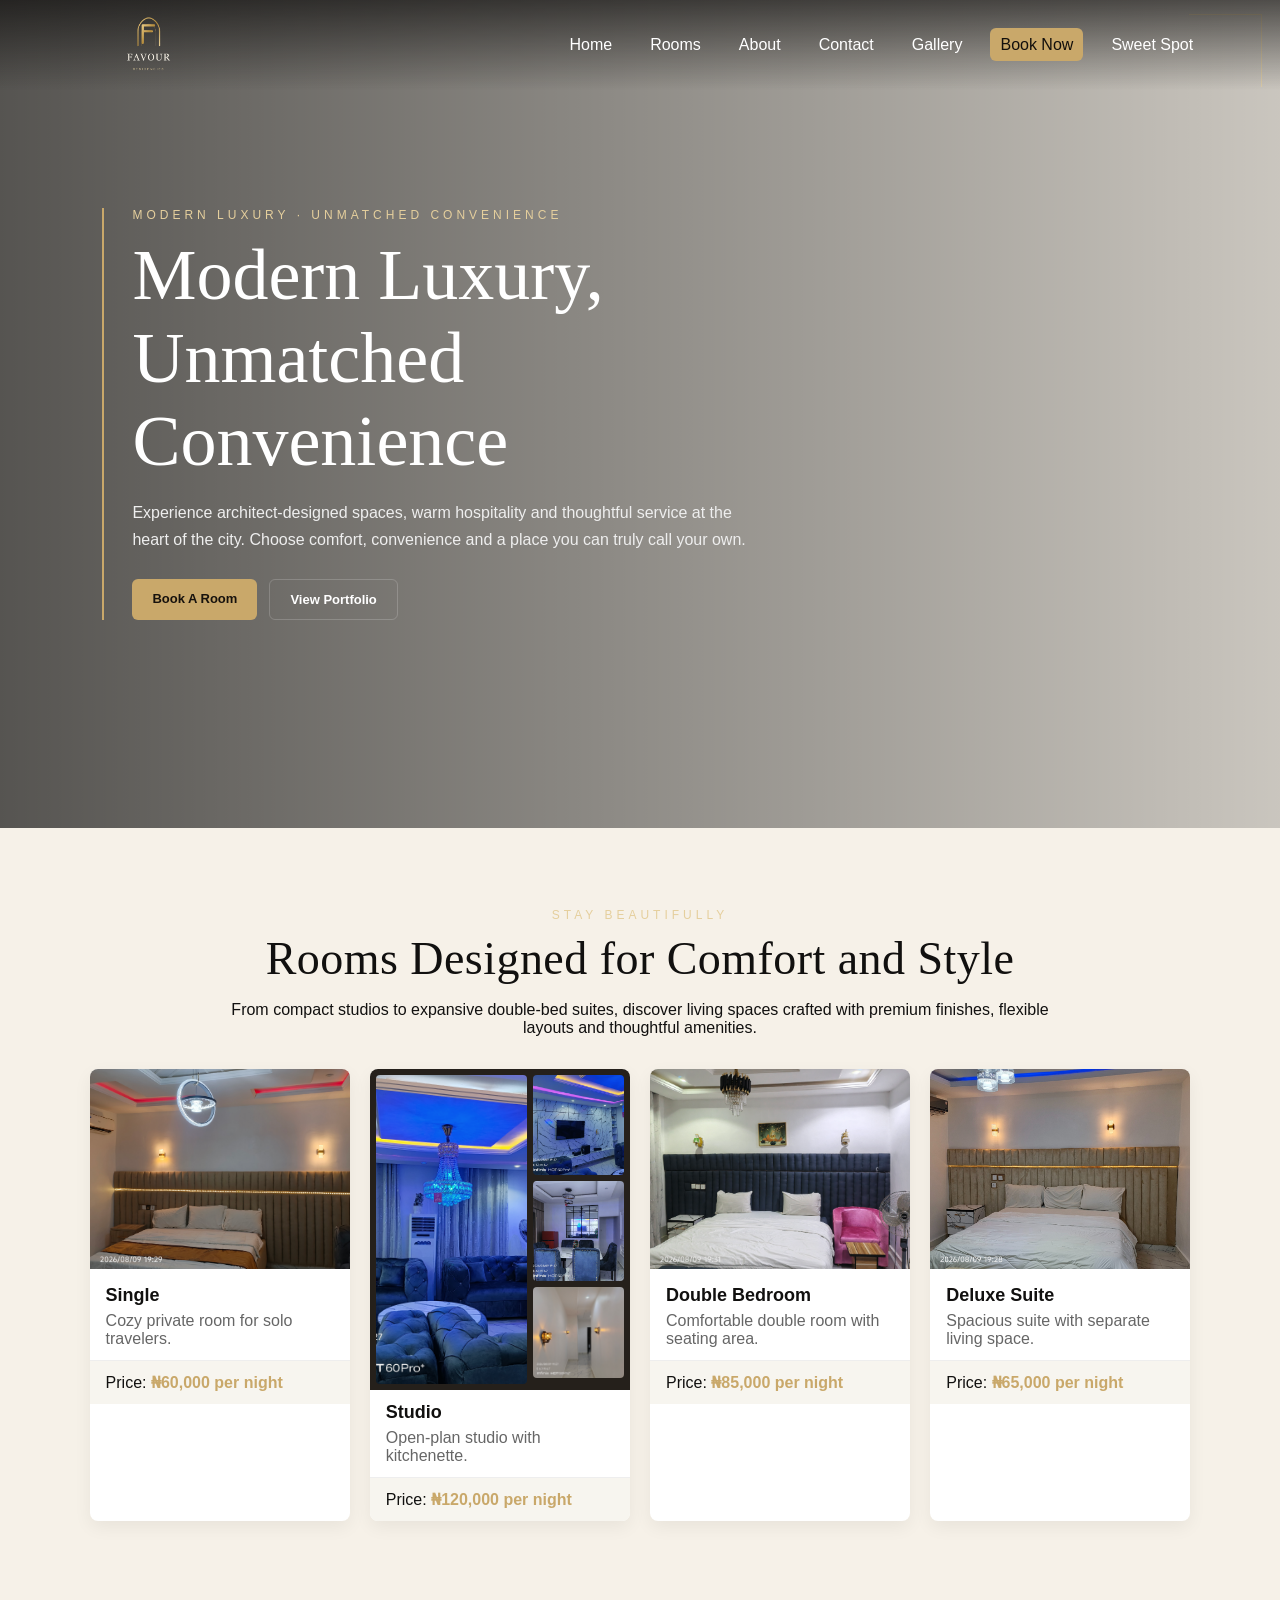
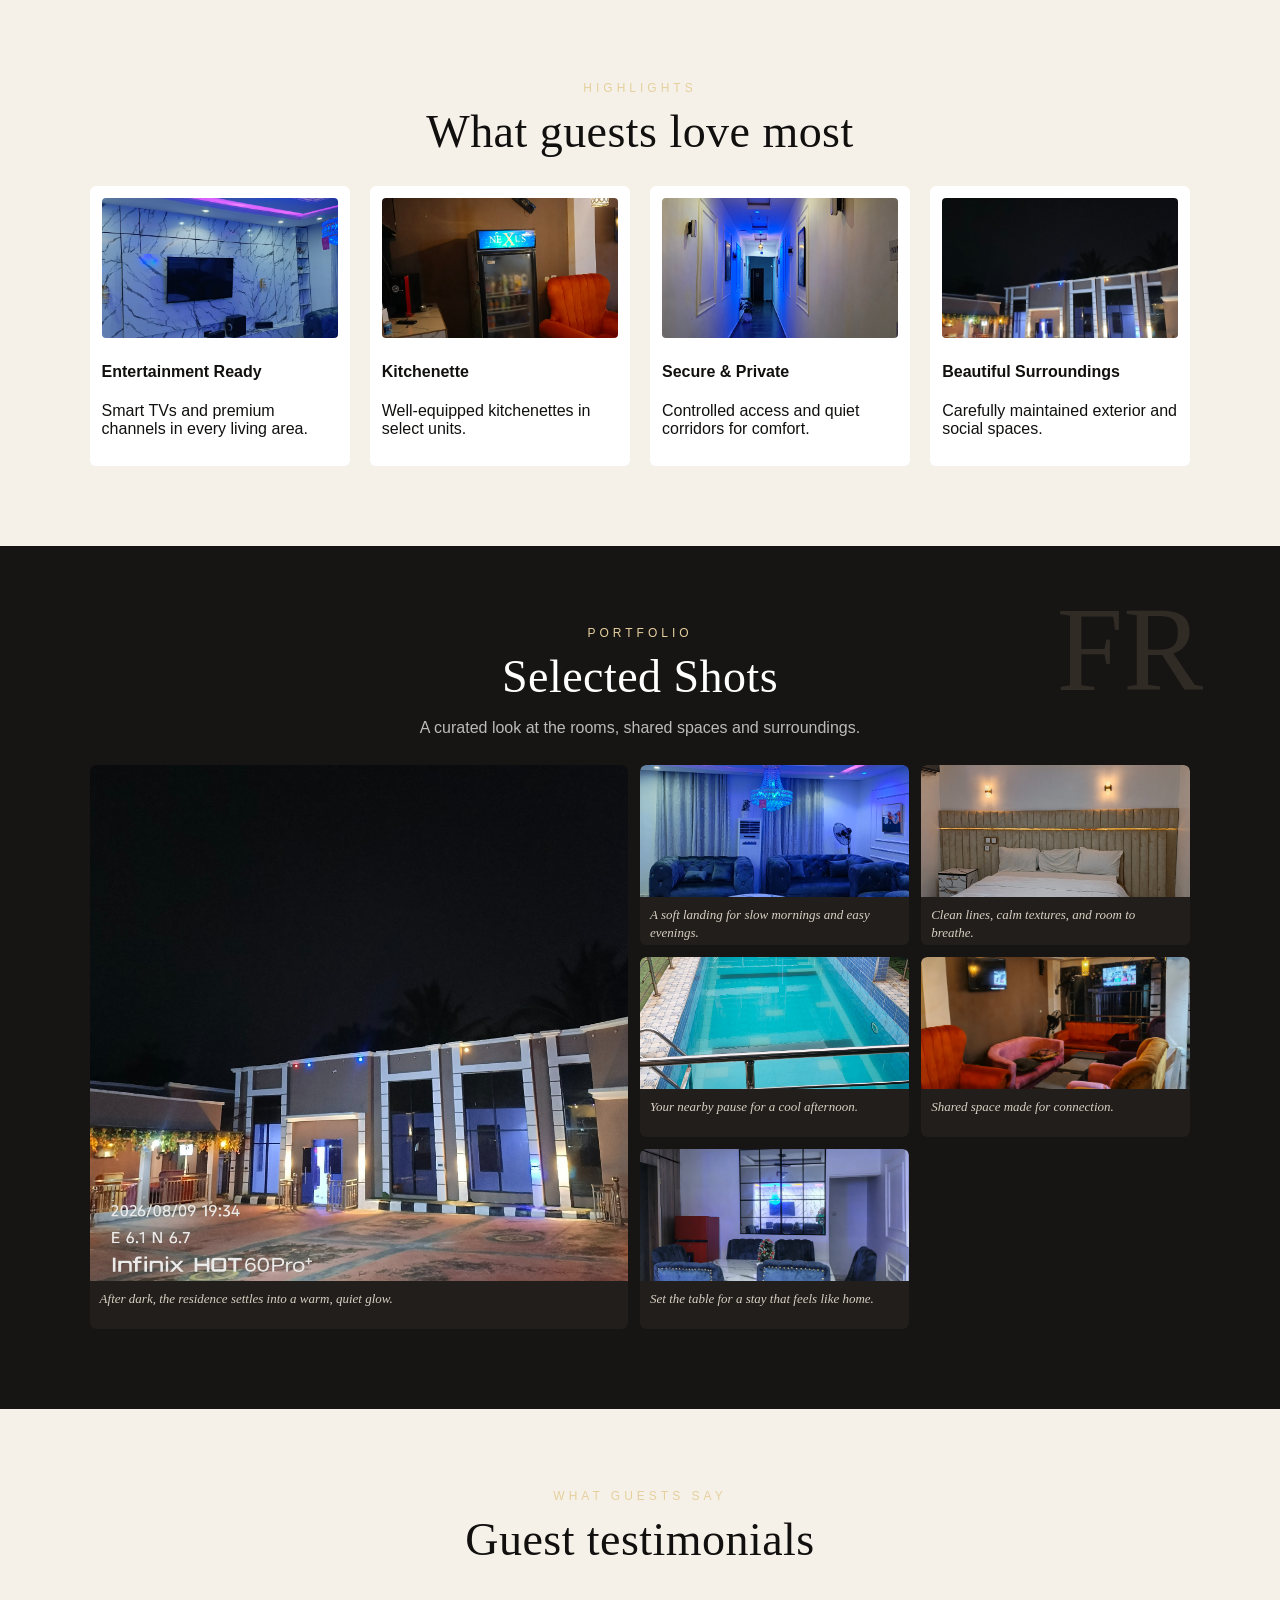
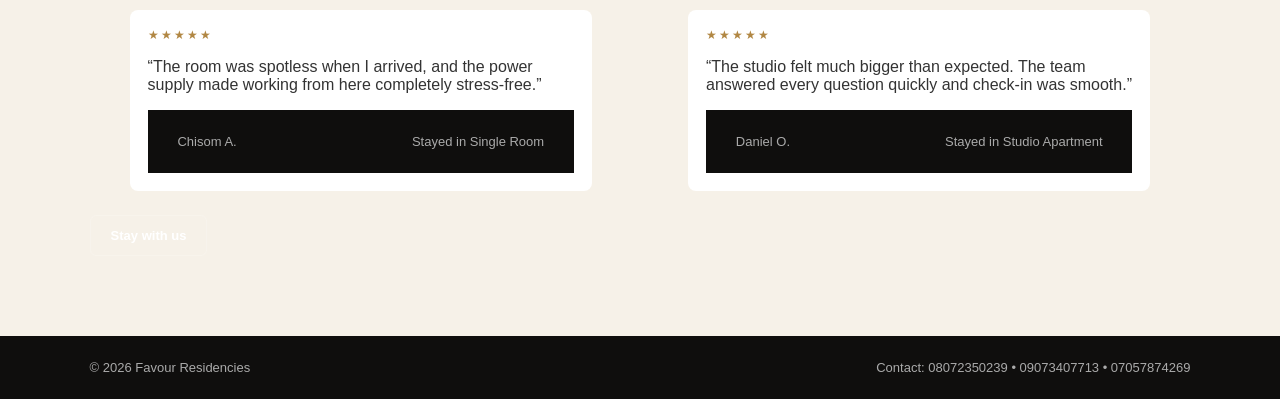
<file: index.html>
<!DOCTYPE html>
<html lang="en">
<head>
  <meta charset="UTF-8">
  <meta name="viewport" content="width=device-width, initial-scale=1.0">
  <title>Modern Luxury — Favour Residencies</title>
  <link rel="stylesheet" href="styles.css">
  <meta name="theme-color" content="#171514">
</head>
<body>
  <nav class="main-nav">
    <div class="nav-inner">
      <div class="logo">Favour Residencies</div>
      <button id="hamburger" aria-label="Open menu">☰</button>
      <ul class="nav-links">
        <li><a href="index.html">Home</a></li>
        <li><a href="rooms.html">Rooms</a></li>
        <li><a href="about.html">About</a></li>
        <li><a href="contact.html">Contact</a></li>
        <li><a href="#portfolio">Gallery</a></li>
        <li><a href="booking.html" class="cta-link">Book Now</a></li>
        <li><a href="sweetspot.html">Sweet Spot</a></li>
      </ul>
    </div>
  </nav>

  <div id="mobile-menu" class="mobile-menu" aria-hidden="true">
    <button id="close-menu" aria-label="Close menu">✕</button>
    <ul>
      <li><a href="index.html">Home</a></li>
      <li><a href="rooms.html">Rooms</a></li>
      <li><a href="about.html">About</a></li>
      <li><a href="contact.html">Contact</a></li>
      <li><a href="#portfolio">Gallery</a></li>
      <li><a href="booking.html">Book Now</a></li>
      <li><a href="sweetspot.html">Sweet Spot</a></li>
    </ul>
  </div>

  <header class="hero" id="hero">
    <div class="hero-overlay"></div>
    <div class="hero-copy">
      <div class="eyebrow">Modern Luxury · Unmatched Convenience</div>
      <h1>Modern Luxury, Unmatched Convenience</h1>
      <p>Experience architect-designed spaces, warm hospitality and thoughtful service at the heart of the city. Choose comfort, convenience and a place you can truly call your own.</p>
      <div class="hero-cta">
        <a class="btn" href="booking.html">Book A Room</a>
        <a class="btn ghost" href="#portfolio">View Portfolio</a>
      </div>
    </div>
  </header>


  <main>
    <section class="intro-section">
      <div class="intro">
        <div class="eyebrow">Stay beautifully</div>
        <h2>Rooms Designed for Comfort and Style</h2>
        <p>From compact studios to expansive double-bed suites, discover living spaces crafted with premium finishes, flexible layouts and thoughtful amenities.</p>
      </div>

      <div class="apartment-types" id="rooms">
        <div class="apt-card">
          <img src="bedroom%201.jpg" alt="Single apartment">
          <h4>Single</h4>
          <p class="desc">Cozy private room for solo travelers.</p>
          <div class="price-placeholder">Price: <span class="price-value">₦60,000 per night</span></div>
        </div>
        <div class="apt-card">
          <div class="collage" aria-label="Studio apartment preview">
            <img src="living%20room.jpg" alt="Living room">
            <img src="l.r%20tv.jpg" alt="Living room TV">
            <img src="dining.jpg" alt="Dining area">
            <img src="room%20passage.jpg" alt="Room passage">
          </div>
          <h4>Studio</h4>
          <p class="desc">Open-plan studio with kitchenette.</p>
          <div class="price-placeholder">Price: <span class="price-value">₦120,000 per night</span></div>
        </div>
        <div class="apt-card">
          <img src="bedroom%202.jpg" alt="Double bedroom">
          <h4>Double Bedroom</h4>
          <p class="desc">Comfortable double room with seating area.</p>
          <div class="price-placeholder">Price: <span class="price-value">₦85,000 per night</span></div>
        </div>
        <div class="apt-card">
          <img src="room-modern.jpg" alt="Deluxe suite">
          <h4>Deluxe Suite</h4>
          <p class="desc">Spacious suite with separate living space.</p>
          <div class="price-placeholder">Price: <span class="price-value">₦65,000 per night</span></div>
        </div>
      </div>
    </section>

    <section class="highlights">
      <div class="intro"><div class="eyebrow">Highlights</div><h2>What guests love most</h2></div>
      <div class="highlights-grid">
        <div class="highlight"><img src="l.r%20tv.jpg" alt="TV"><h4>Entertainment Ready</h4><p>Smart TVs and premium channels in every living area.</p></div>
        <div class="highlight"><img src="Fridge.jpg" alt="Kitchen fridge"><h4>Kitchenette</h4><p>Well-equipped kitchenettes in select units.</p></div>
        <div class="highlight"><img src="main%20passage.jpg" alt="Passage"><h4>Secure & Private</h4><p>Controlled access and quiet corridors for comfort.</p></div>
        <div class="highlight"><img src="exterior-night.jpg" alt="Exterior view"><h4>Beautiful Surroundings</h4><p>Carefully maintained exterior and social spaces.</p></div>
      </div>
    </section>

    <section class="portfolio-home" id="portfolio">
      <div class="intro"><div class="eyebrow">Portfolio</div><h2>Selected Shots</h2><p>A curated look at the rooms, shared spaces and surroundings.</p></div>
      <div class="portfolio-grid">
        <figure><img src="exterior-night.jpg" alt="Favour Residencies exterior at night"><figcaption>After dark, the residence settles into a warm, quiet glow.</figcaption></figure>
        <figure><img src="living%20room.jpg" alt="Bright living room"><figcaption>A soft landing for slow mornings and easy evenings.</figcaption></figure>
        <figure><img src="room-modern.jpg" alt="Modern apartment room"><figcaption>Clean lines, calm textures, and room to breathe.</figcaption></figure>
        <figure><img src="pool.jpg" alt="Swimming pool area"><figcaption>Your nearby pause for a cool afternoon.</figcaption></figure>
        <figure><img src="common%20room.jpg" alt="Common room"><figcaption>Shared space made for connection.</figcaption></figure>
        <figure><img src="dining.jpg" alt="Dining area"><figcaption>Set the table for a stay that feels like home.</figcaption></figure>
      </div>
    </section>

    <section class="testimonials-home" id="testimonials">
      <div class="intro"><div class="eyebrow">What guests say</div><h2>Guest testimonials</h2></div>
      <div class="testimonials-grid">
        <blockquote><div class="review-stars">★★★★★</div><p>“The room was spotless when I arrived, and the power supply made working from here completely stress-free.”</p><footer>Chisom A. <span>Stayed in Single Room</span></footer></blockquote>
        <blockquote><div class="review-stars">★★★★★</div><p>“The studio felt much bigger than expected. The team answered every question quickly and check-in was smooth.”</p><footer>Daniel O. <span>Stayed in Studio Apartment</span></footer></blockquote>
      </div>
      <div class="more"><a class="btn ghost" href="booking.html">Stay with us</a></div>
    </section>
  </main>

  <footer>
    <div class="footer-left">© 2026 Favour Residencies</div>
    <div class="footer-right">Contact: 08072350239 • 09073407713 • 07057874269</div>
  </footer>

  <script src="scripts.js"></script>
</body>
</html>
</file>
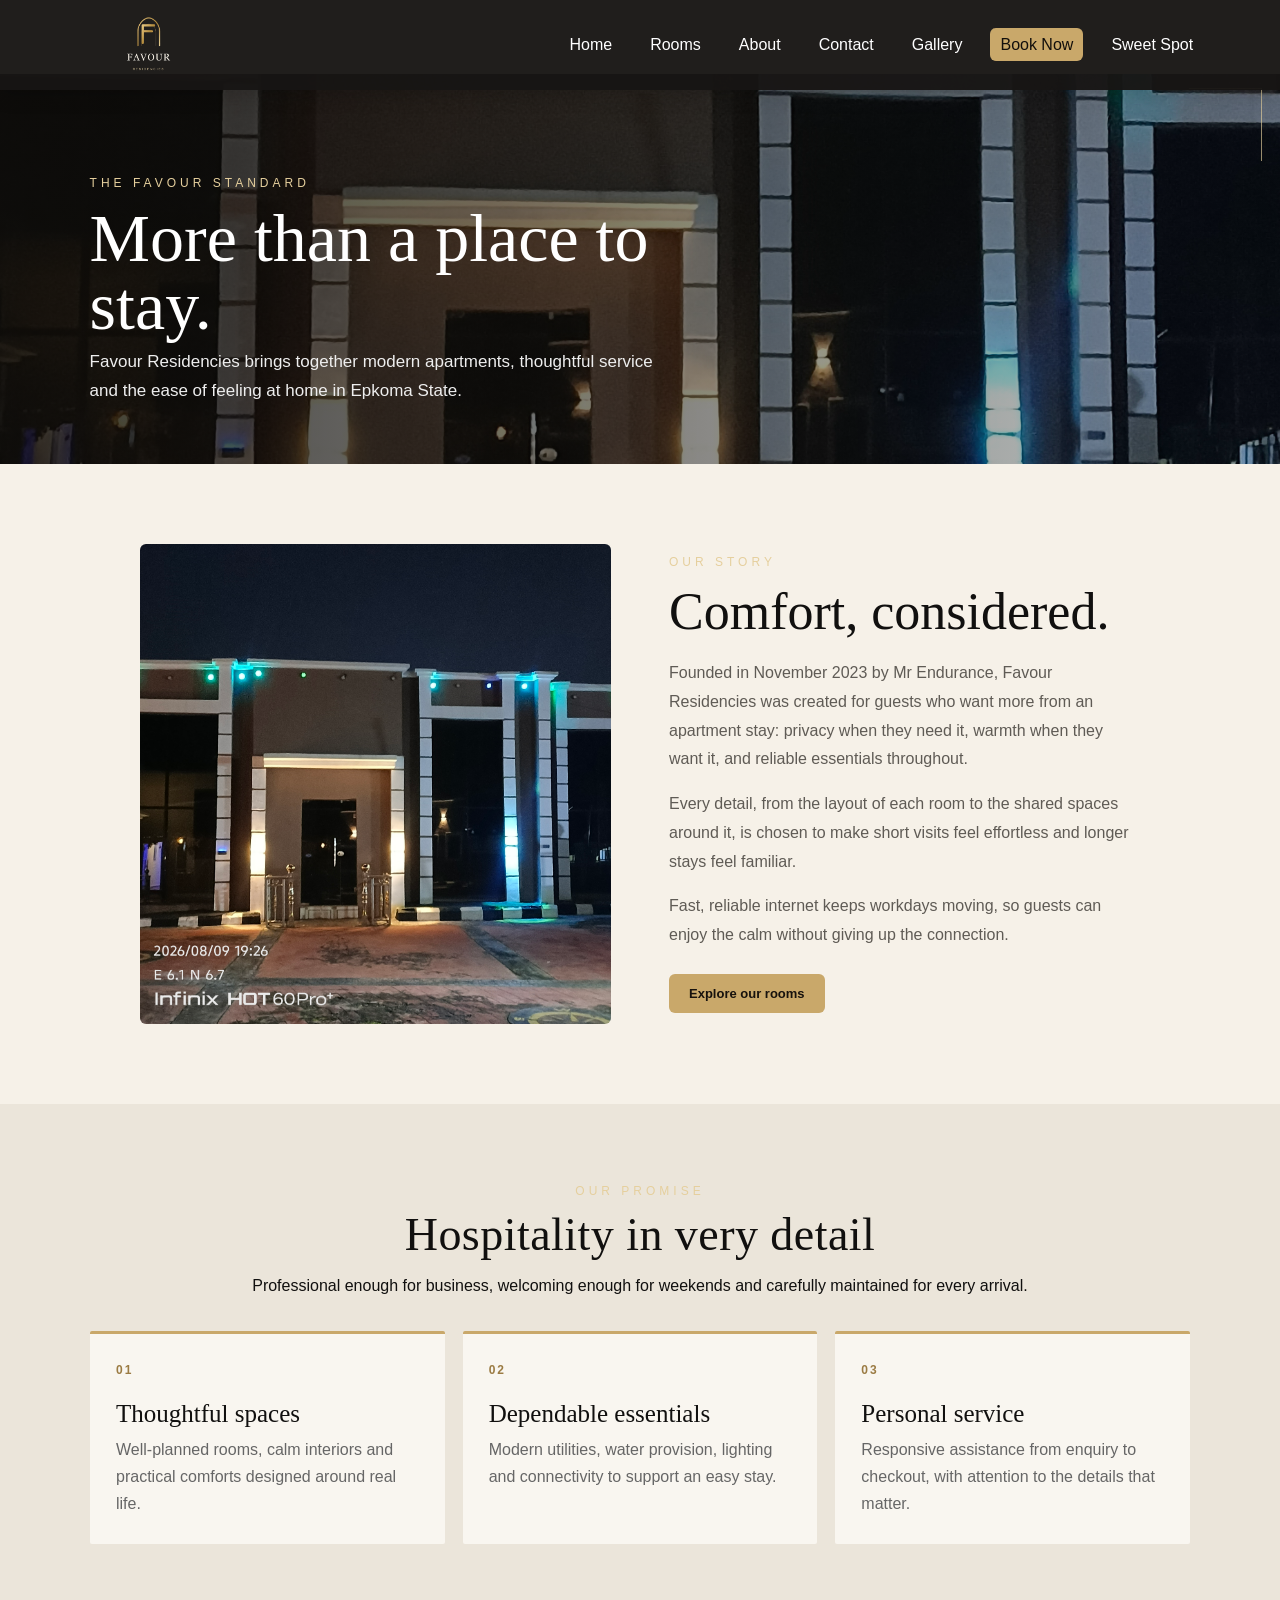
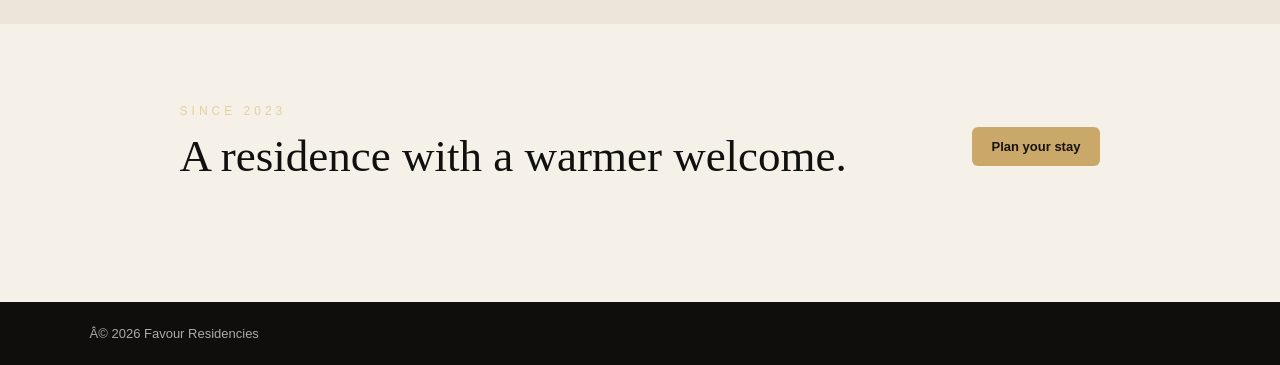
<file: about.html>
﻿<!doctype html>
<html lang="en">
<head>
  <meta charset="utf-8">
  <meta name="viewport" content="width=device-width,initial-scale=1">
  <title>About â€” Favour Residencies</title>
  <link rel="stylesheet" href="styles.css">
 </head>
 <body class="interior-page">
  <nav class="main-nav"><div class="nav-inner"><div class="logo">Favour Residencies</div><button id="hamburger" aria-label="Open menu">☰</button><ul class="nav-links"><li><a href="index.html">Home</a></li><li><a href="rooms.html">Rooms</a></li><li><a href="about.html">About</a></li><li><a href="contact.html">Contact</a></li><li><a href="index.html#portfolio">Gallery</a></li><li><a href="booking.html" class="cta-link">Book Now</a></li><li><a href="sweetspot.html">Sweet Spot</a></li></ul></div></nav>
  <div id="mobile-menu" class="mobile-menu" aria-hidden="true"><button id="close-menu" aria-label="Close menu">X</button><ul><li><a href="index.html">Home</a></li><li><a href="rooms.html">Rooms</a></li><li><a href="about.html">About</a></li><li><a href="contact.html">Contact</a></li><li><a href="index.html#portfolio">Gallery</a></li><li><a href="booking.html">Book Now</a></li><li><a href="sweetspot.html">Sweet Spot</a></li></ul></div>
  <main class="info-page">
    <section class="page-hero about-hero">
      <div class="page-hero-copy"><div class="eyebrow">The Favour standard</div><h1>More than a place to stay.</h1><p>Favour Residencies brings together modern apartments, thoughtful service and the ease of feeling at home in Epkoma State.</p></div>
    </section>
    <section class="about-story">
      <div class="about-story-image"><img src="front%20view%202.jpg" alt="Front view of Favour Residencies"></div>
      <div class="about-story-copy"><div class="eyebrow">Our story</div><h2>Comfort, considered.</h2><p>Founded in November 2023 by Mr Endurance, Favour Residencies was created for guests who want more from an apartment stay: privacy when they need it, warmth when they want it, and reliable essentials throughout.</p><p>Every detail, from the layout of each room to the shared spaces around it, is chosen to make short visits feel effortless and longer stays feel familiar.</p><p>Fast, reliable internet keeps workdays moving, so guests can enjoy the calm without giving up the connection.</p><a class="btn" href="rooms.html">Explore our rooms</a></div>
    </section>
    <section class="values-section">
      <div class="intro"><div class="eyebrow">Our promise</div><h2>Hospitality in very detail</h2><p>Professional enough for business, welcoming enough for weekends and carefully maintained for every arrival.</p></div>
      <div class="values-grid"><article><span class="value-number">01</span><h3>Thoughtful spaces</h3><p>Well-planned rooms, calm interiors and practical comforts designed around real life.</p></article><article><span class="value-number">02</span><h3>Dependable essentials</h3><p>Modern utilities, water provision, lighting and connectivity to support an easy stay.</p></article><article><span class="value-number">03</span><h3>Personal service</h3><p>Responsive assistance from enquiry to checkout, with attention to the details that matter.</p></article></div>
    </section>
    <section class="about-signature"><div><div class="eyebrow">Since 2023</div><h2>A residence with a warmer welcome.</h2></div><a class="btn" href="booking.html">Plan your stay</a></section>
  </main>
  <footer style="margin-top:40px">Â© 2026 Favour Residencies</footer>
  <script src="scripts.js"></script>
 </body>
</html>
</file>
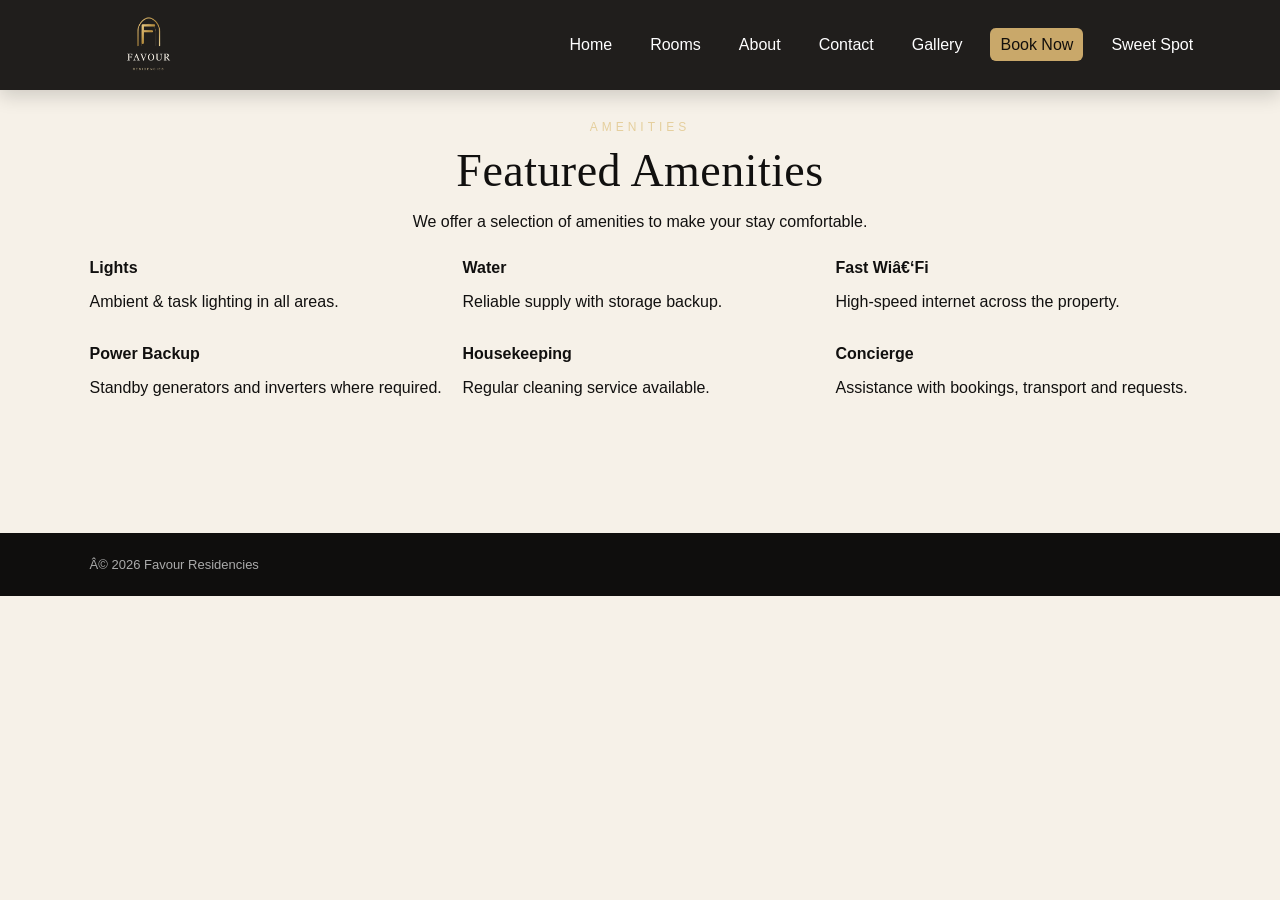
<file: amenities.html>
﻿<!doctype html>
<html lang="en">
<head>
  <meta charset="utf-8">
  <meta name="viewport" content="width=device-width,initial-scale=1">
  <title>Featured Amenities â€” Favour Residencies</title>
  <link rel="stylesheet" href="styles.css">
</head>
<body class="interior-page">
  <nav class="main-nav"><div class="nav-inner"><div class="logo">Favour Residencies</div><button id="hamburger" aria-label="Open menu">â˜°</button><ul class="nav-links"><li><a href="index.html">Home</a></li><li><a href="rooms.html">Rooms</a></li><li><a href="about.html">About</a></li><li><a href="contact.html">Contact</a></li><li><a href="index.html#portfolio">Gallery</a></li><li><a href="booking.html" class="cta-link">Book Now</a></li><li><a href="sweetspot.html">Sweet Spot</a></li></ul></div></nav>
  <div id="mobile-menu" class="mobile-menu" aria-hidden="true"><button id="close-menu" aria-label="Close menu">âœ•</button><ul><li><a href="index.html">Home</a></li><li><a href="rooms.html">Rooms</a></li><li><a href="about.html">About</a></li><li><a href="contact.html">Contact</a></li><li><a href="index.html#portfolio">Gallery</a></li><li><a href="booking.html">Book Now</a></li><li><a href="sweetspot.html">Sweet Spot</a></li></ul></div>
  <main style="padding:120px 7% 80px;">
    <div class="intro"><div class="eyebrow">Amenities</div><h2>Featured Amenities</h2><p>We offer a selection of amenities to make your stay comfortable.</p></div>
    <div class="amenities" style="margin-top:18px;display:grid;grid-template-columns:repeat(3,1fr);gap:18px;">
      <div class="amenity"><b>Lights</b><p>Ambient & task lighting in all areas.</p></div>
      <div class="amenity"><b>Water</b><p>Reliable supply with storage backup.</p></div>
      <div class="amenity"><b>Fast Wiâ€‘Fi</b><p>High-speed internet across the property.</p></div>
      <div class="amenity"><b>Power Backup</b><p>Standby generators and inverters where required.</p></div>
      <div class="amenity"><b>Housekeeping</b><p>Regular cleaning service available.</p></div>
      <div class="amenity"><b>Concierge</b><p>Assistance with bookings, transport and requests.</p></div>
    </div>
  </main>
  <footer style="margin-top:40px">Â© 2026 Favour Residencies</footer>
  <script src="scripts.js"></script>
</body>
</html>
</file>
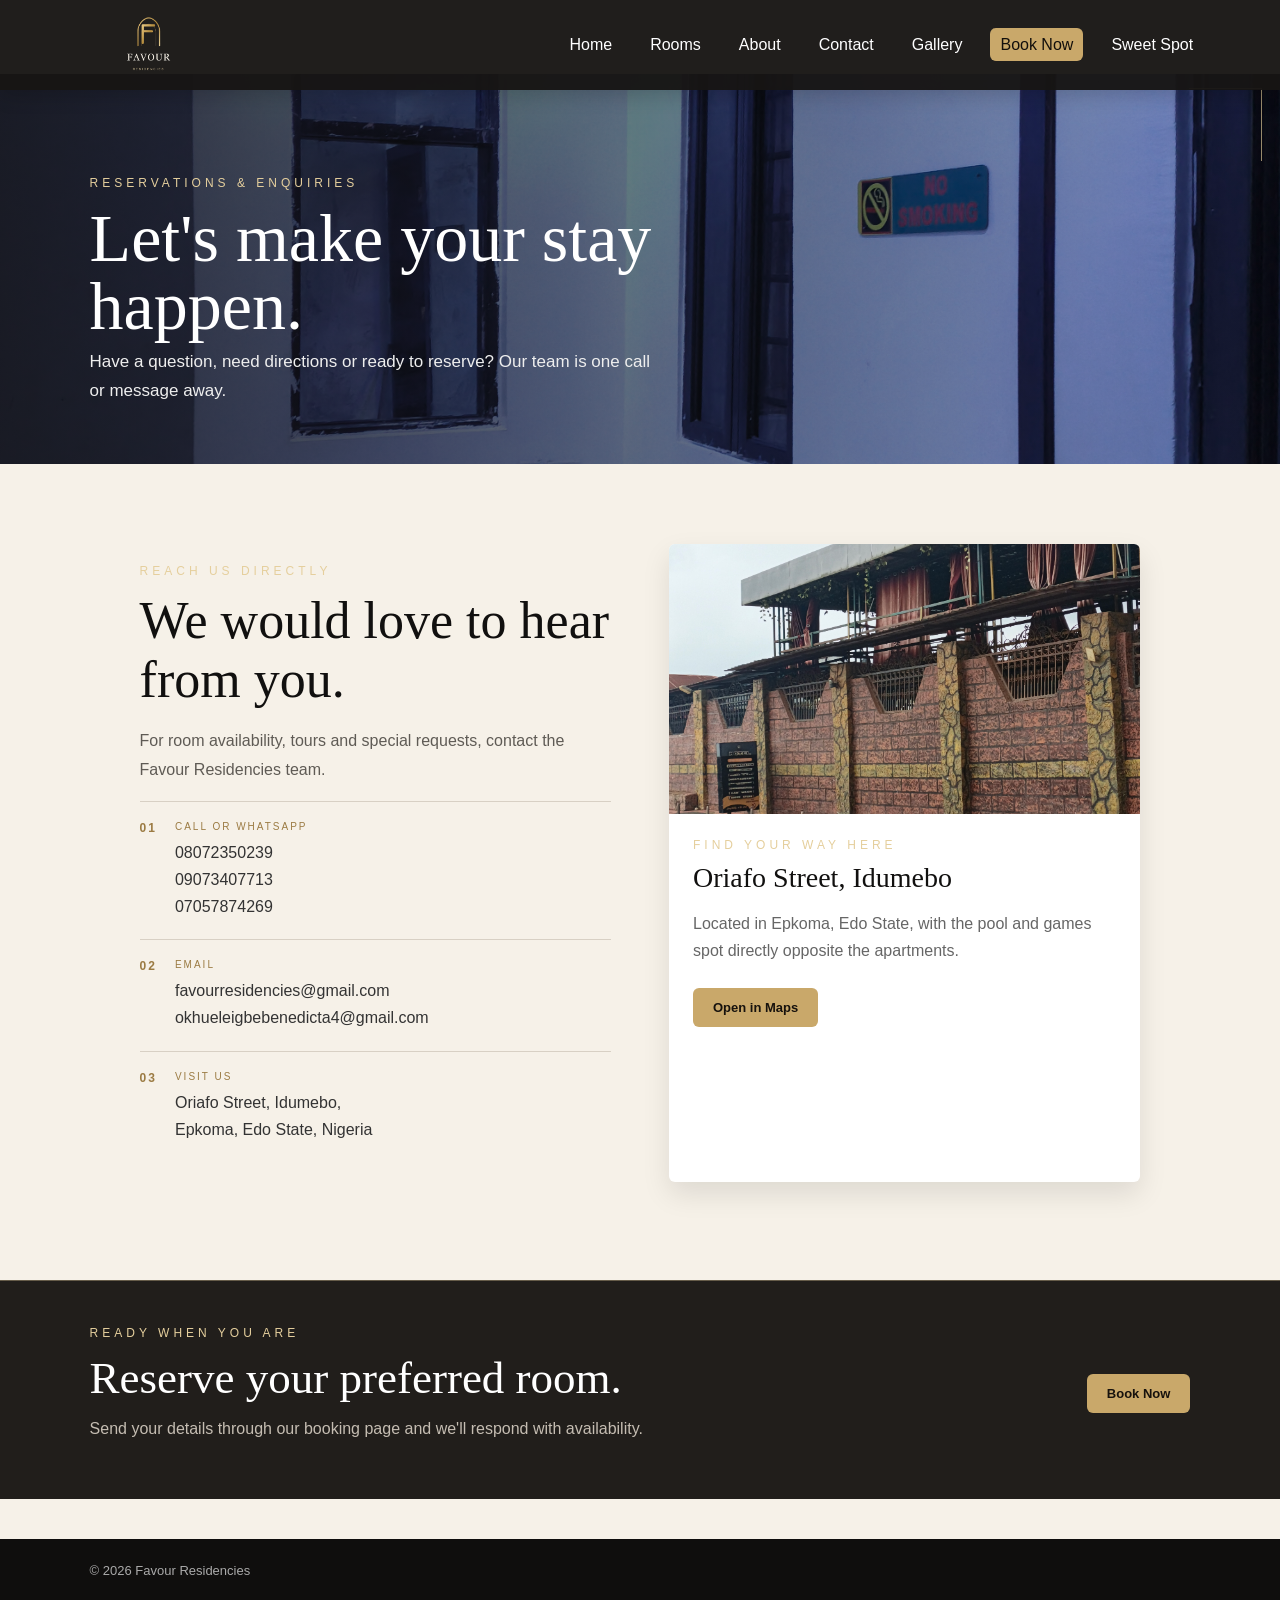
<file: contact.html>
﻿<!doctype html>
<html lang="en">
<head>
  <meta charset="utf-8">
  <meta name="viewport" content="width=device-width,initial-scale=1">
  <title>Contact & Location Favour Residencies</title>
  <link rel="stylesheet" href="styles.css">
</head>
<body class="interior-page">
  <nav class="main-nav"><div class="nav-inner"><div class="logo">Favour Residencies</div><button id="hamburger" aria-label="Open menu">☰</button><ul class="nav-links"><li><a href="index.html">Home</a></li><li><a href="rooms.html">Rooms</a></li><li><a href="about.html">About</a></li><li><a href="contact.html">Contact</a></li><li><a href="index.html#portfolio">Gallery</a></li><li><a href="booking.html" class="cta-link">Book Now</a></li><li><a href="sweetspot.html">Sweet Spot</a></li></ul></div></nav>
  <div id="mobile-menu" class="mobile-menu" aria-hidden="true"><button id="close-menu" aria-label="Close menu">X</button><ul><li><a href="index.html">Home</a></li><li><a href="rooms.html">Rooms</a></li><li><a href="about.html">About</a></li><li><a href="contact.html">Contact</a></li><li><a href="index.html#portfolio">Gallery</a></li><li><a href="booking.html">Book Now</a></li><li><a href="sweetspot.html">Sweet Spot</a></li></ul></div>
  <main class="info-page">
    <section class="page-hero contact-hero"><div class="page-hero-copy"><div class="eyebrow">Reservations & enquiries</div><h1>Let's make your stay happen.</h1><p>Have a question, need directions or ready to reserve? Our team is one call or message away.</p></div></section>
    <section class="contact-layout">
      <div class="contact-details"><div class="eyebrow">Reach us directly</div><h2>We would love to hear from you.</h2><p class="contact-lead">For room availability, tours and special requests, contact the Favour Residencies team.</p>
        <div class="contact-item"><span class="contact-icon">01</span><div><small>Call or WhatsApp</small><p><a href="tel:08072350239">08072350239</a><br><a href="tel:09073407713">09073407713</a><br><a href="tel:07057874269">07057874269</a></p></div></div>
        <div class="contact-item"><span class="contact-icon">02</span><div><small>Email</small><p><a href="mailto:favourresidencies@gmail.com">favourresidencies@gmail.com</a><br><a href="mailto:okhueleigbebenedicta4@gmail.com">okhueleigbebenedicta4@gmail.com</a></p></div></div>
        <div class="contact-item"><span class="contact-icon">03</span><div><small>Visit us</small><p>Oriafo Street, Idumebo,<br>Epkoma, Edo State, Nigeria</p></div></div>
      </div>
      <div class="location-card"><img src="Entrance.jpg" alt="Front space at Favour Residencies"><div class="location-card-copy"><div class="eyebrow">Find your way here</div><h3>Oriafo Street, Idumebo</h3><p>Located in Epkoma, Edo State, with the pool and games spot directly opposite the apartments.</p><a class="btn" type="_blank" href="https://maps.app.goo.gl/ih7yWf1rLJ5KCcbC8?g_st=ac" target="_blank" rel="noopener">Open in Maps</a></div></div>
    </section>
    <section class="contact-action"><div><div class="eyebrow">Ready when you are</div><h2>Reserve your preferred room.</h2><p>Send your details through our booking page and we'll respond with availability.</p></div><a class="btn" href="booking.html">Book Now</a></section>
  </main>
  <footer style="margin-top:40px">© 2026 Favour Residencies</footer>
  <script src="scripts.js"></script>
</body>
</html>
</file>
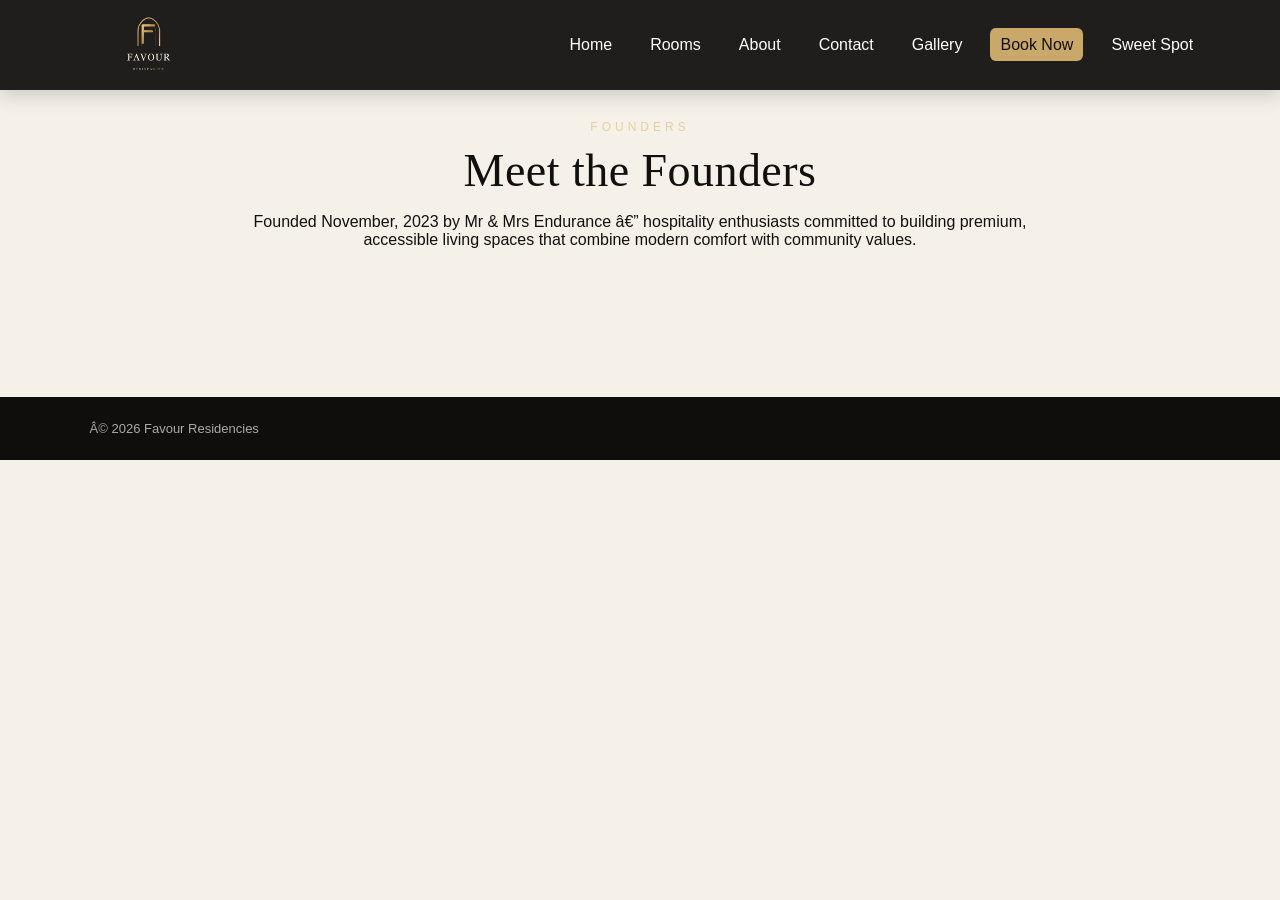
<file: founders.html>
﻿<!doctype html>
<html lang="en">
<head>
  <meta charset="utf-8">
  <meta name="viewport" content="width=device-width,initial-scale=1">
  <title>Founders â€” Favour Residencies</title>
  <link rel="stylesheet" href="styles.css">
</head>
<body class="interior-page">
  <nav class="main-nav"><div class="nav-inner"><div class="logo">Favour Residencies</div><button id="hamburger" aria-label="Open menu">â˜°</button><ul class="nav-links"><li><a href="index.html">Home</a></li><li><a href="rooms.html">Rooms</a></li><li><a href="about.html">About</a></li><li><a href="contact.html">Contact</a></li><li><a href="index.html#portfolio">Gallery</a></li><li><a href="booking.html" class="cta-link">Book Now</a></li><li><a href="sweetspot.html">Sweet Spot</a></li></ul></div></nav>
  <div id="mobile-menu" class="mobile-menu" aria-hidden="true"><button id="close-menu" aria-label="Close menu">âœ•</button><ul><li><a href="index.html">Home</a></li><li><a href="rooms.html">Rooms</a></li><li><a href="about.html">About</a></li><li><a href="contact.html">Contact</a></li><li><a href="index.html#portfolio">Gallery</a></li><li><a href="booking.html">Book Now</a></li><li><a href="sweetspot.html">Sweet Spot</a></li></ul></div>
  <main style="padding:120px 7% 80px;">
    <div class="intro"><div class="eyebrow">Founders</div><h2>Meet the Founders</h2><p>Founded November, 2023 by Mr & Mrs Endurance â€” hospitality enthusiasts committed to building premium, accessible living spaces that combine modern comfort with community values.</p></div>
  </main>
  <footer style="margin-top:40px">Â© 2026 Favour Residencies</footer>
  <script src="scripts.js"></script>
</body>
</html>
</file>
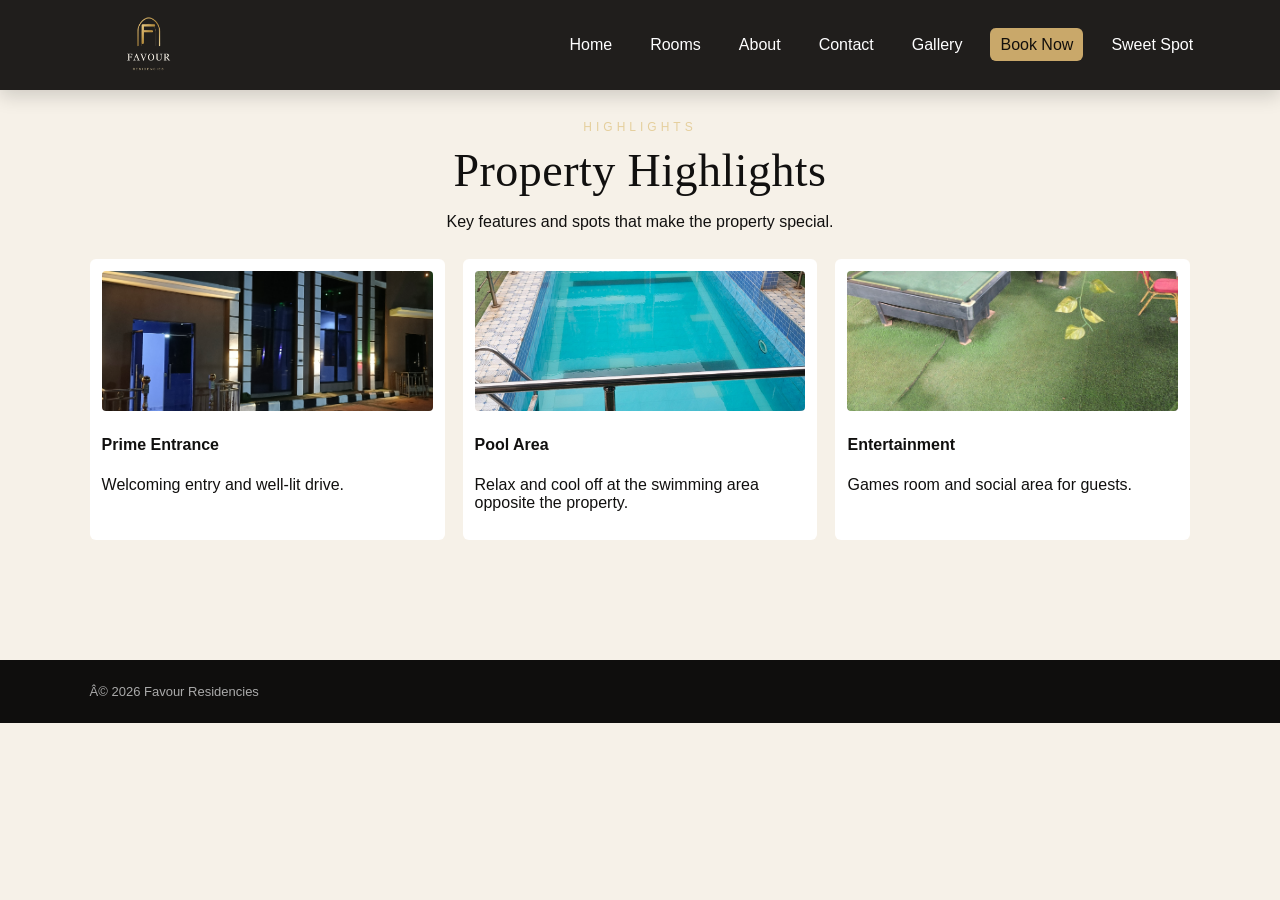
<file: highlights.html>
﻿<!doctype html>
<html lang="en">
<head>
  <meta charset="utf-8">
  <meta name="viewport" content="width=device-width,initial-scale=1">
  <title>Highlights â€” Favour Residencies</title>
  <link rel="stylesheet" href="styles.css">
</head>
<body class="interior-page">
  <nav class="main-nav"><div class="nav-inner"><div class="logo">Favour Residencies</div><button id="hamburger" aria-label="Open menu">â˜°</button><ul class="nav-links"><li><a href="index.html">Home</a></li><li><a href="rooms.html">Rooms</a></li><li><a href="about.html">About</a></li><li><a href="contact.html">Contact</a></li><li><a href="index.html#portfolio">Gallery</a></li><li><a href="booking.html" class="cta-link">Book Now</a></li><li><a href="sweetspot.html">Sweet Spot</a></li></ul></div></nav>
  <div id="mobile-menu" class="mobile-menu" aria-hidden="true"><button id="close-menu" aria-label="Close menu">âœ•</button><ul><li><a href="index.html">Home</a></li><li><a href="rooms.html">Rooms</a></li><li><a href="about.html">About</a></li><li><a href="contact.html">Contact</a></li><li><a href="index.html#portfolio">Gallery</a></li><li><a href="booking.html">Book Now</a></li><li><a href="sweetspot.html">Sweet Spot</a></li></ul></div>
  <main style="padding:120px 7% 80px;">
    <div class="intro"><div class="eyebrow">Highlights</div><h2>Property Highlights</h2><p>Key features and spots that make the property special.</p></div>
    <div style="display:grid;grid-template-columns:repeat(3,1fr);gap:18px;margin-top:20px;">
      <div class="highlight"><img src="front%20view%201.jpg" alt="Front view"><h4>Prime Entrance</h4><p>Welcoming entry and well-lit drive.</p></div>
      <div class="highlight"><img src="pool.jpg" alt="Pool"><h4>Pool Area</h4><p>Relax and cool off at the swimming area opposite the property.</p></div>
      <div class="highlight"><img src="games.jpg" alt="Games"><h4>Entertainment</h4><p>Games room and social area for guests.</p></div>
    </div>
  </main>
  <footer style="margin-top:40px">Â© 2026 Favour Residencies</footer>
  <script src="scripts.js"></script>
</body>
</html>
</file>
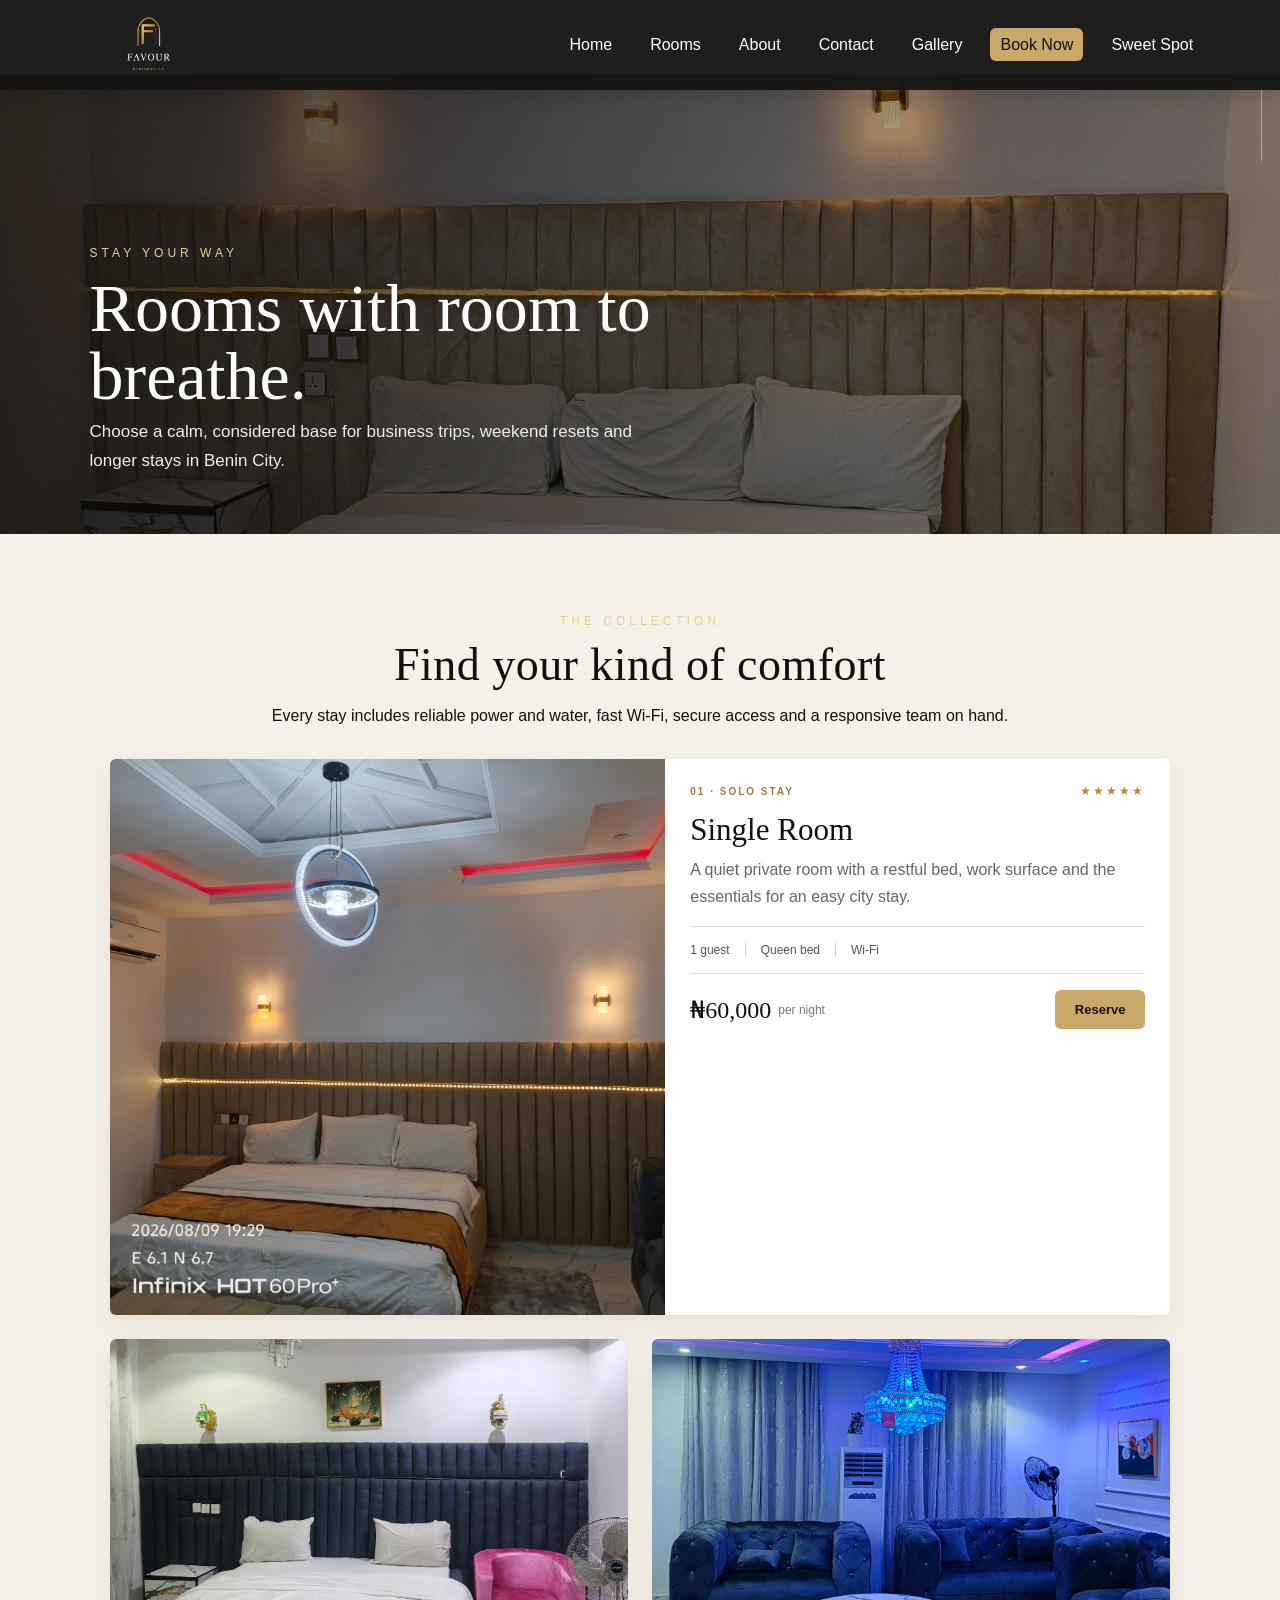
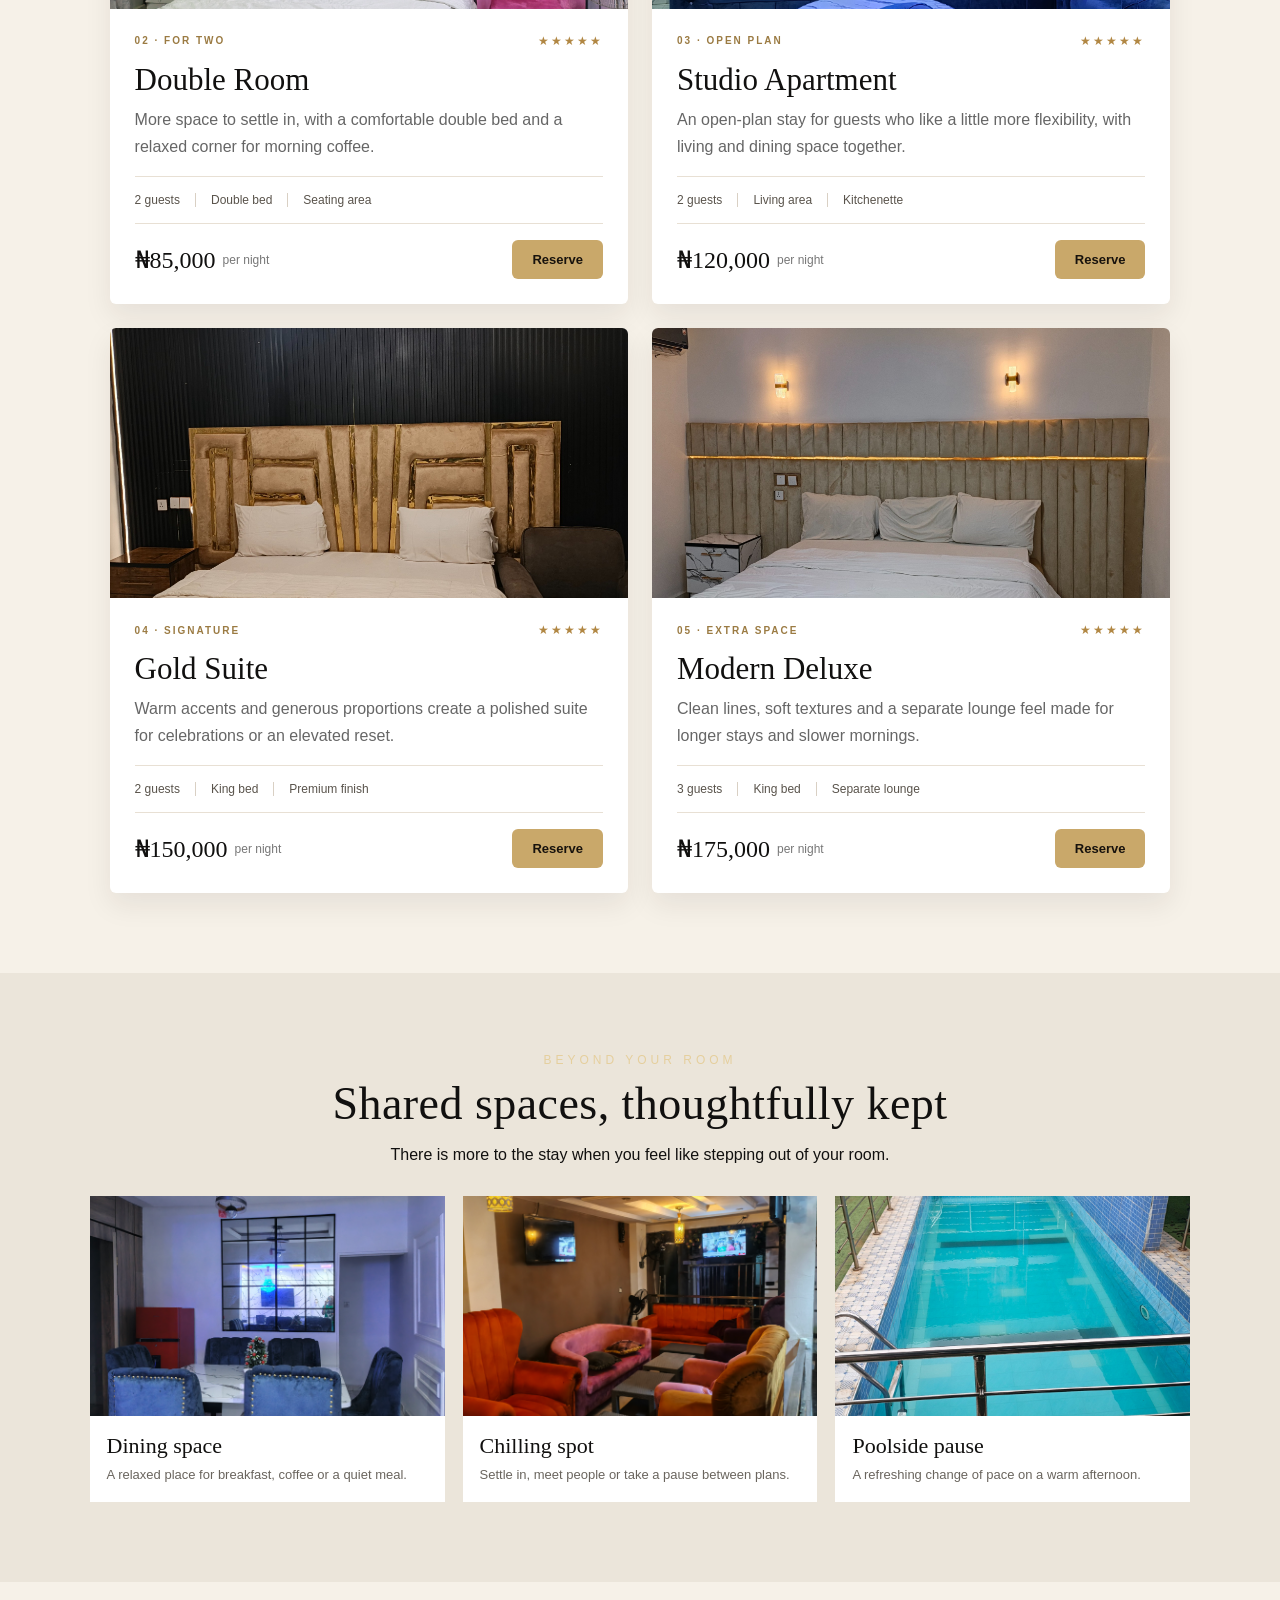
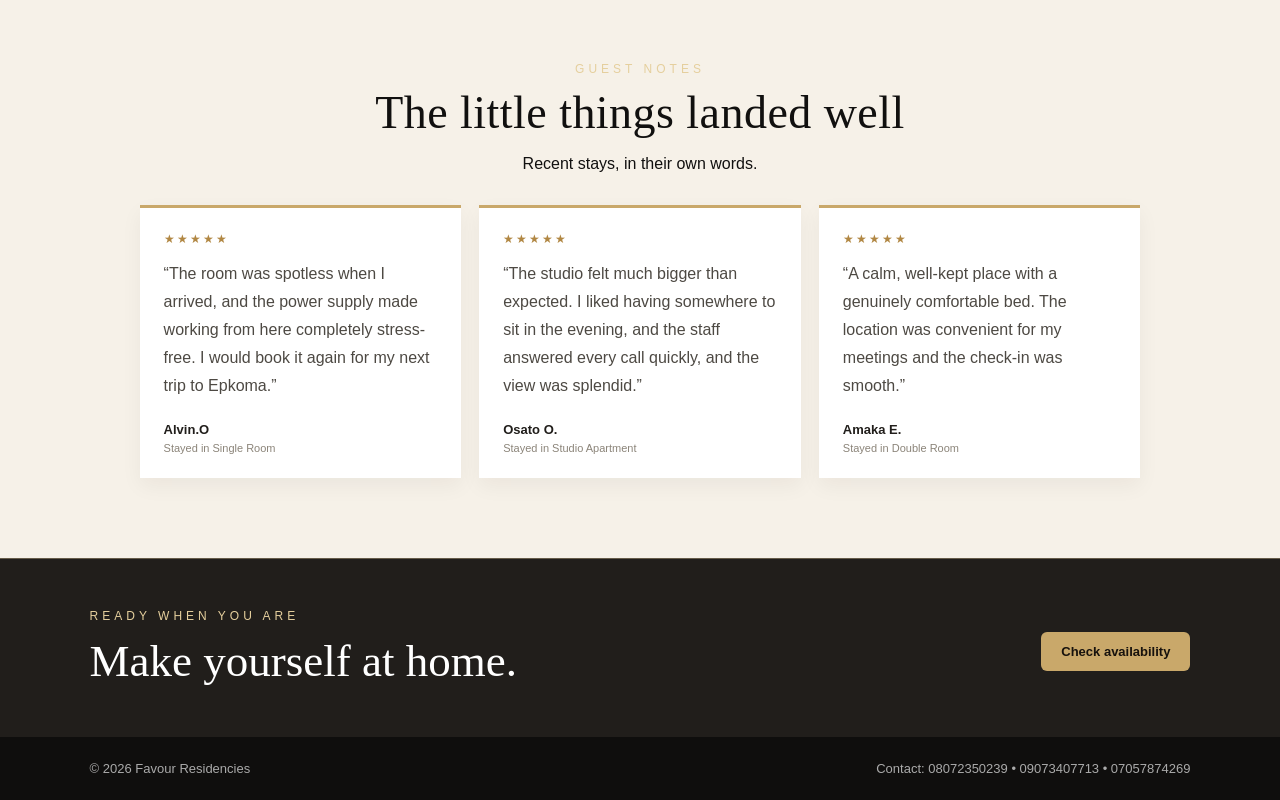
<file: rooms.html>
<!doctype html>
<html lang="en">
<head>
  <meta charset="utf-8">
  <meta name="viewport" content="width=device-width,initial-scale=1">
  <title>Rooms & Suites — Favour Residencies</title>
  <meta name="description" content="Explore the rooms, suites and shared spaces at Favour Residencies.">
  <link rel="stylesheet" href="styles.css">
</head>
<body class="interior-page rooms-page">
  <nav class="main-nav"><div class="nav-inner"><div class="logo">Favour Residencies</div><button id="hamburger" aria-label="Open menu">☰</button><ul class="nav-links"><li><a href="index.html">Home</a></li><li><a href="rooms.html">Rooms</a></li><li><a href="about.html">About</a></li><li><a href="contact.html">Contact</a></li><li><a href="index.html#portfolio">Gallery</a></li><li><a href="booking.html" class="cta-link">Book Now</a></li><li><a href="sweetspot.html">Sweet Spot</a></li></ul></div></nav>
  <div id="mobile-menu" class="mobile-menu" aria-hidden="true"><button id="close-menu" aria-label="Close menu">✕</button><ul><li><a href="index.html">Home</a></li><li><a href="rooms.html">Rooms</a></li><li><a href="about.html">About</a></li><li><a href="contact.html">Contact</a></li><li><a href="index.html#portfolio">Gallery</a></li><li><a href="booking.html">Book Now</a></li><li><a href="sweetspot.html">Sweet Spot</a></li></ul></div>

  <main class="info-page">
    <section class="page-hero rooms-hero"><div class="page-hero-copy"><div class="eyebrow">Stay your way</div><h1>Rooms with room to breathe.</h1><p>Choose a calm, considered base for business trips, weekend resets and longer stays in Benin City.</p></div></section>

    <section class="rooms-catalogue">
      <div class="intro"><div class="eyebrow">The collection</div><h2>Find your kind of comfort</h2><p>Every stay includes reliable power and water, fast Wi-Fi, secure access and a responsive team on hand.</p></div>
      <div class="room-grid">
        <article class="room-card room-card-featured"><img src="bedroom%201.jpg" alt="Warmly furnished single bedroom"><div class="room-card-body"><div class="room-card-top"><span class="room-kicker">01 · Solo stay</span><span class="room-rating">★★★★★</span></div><h3>Single Room</h3><p>A quiet private room with a restful bed, work surface and the essentials for an easy city stay.</p><ul class="room-meta"><li>1 guest</li><li>Queen bed</li><li>Wi-Fi</li></ul><div class="room-price"><strong>₦60,000</strong><span>per night</span><a class="btn" href="booking.html?room=Single%20Room">Reserve</a></div></div></article>
        <article class="room-card"><img src="bedroom%202.jpg" alt="Comfortable double bedroom"><div class="room-card-body"><div class="room-card-top"><span class="room-kicker">02 · For two</span><span class="room-rating">★★★★★</span></div><h3>Double Room</h3><p>More space to settle in, with a comfortable double bed and a relaxed corner for morning coffee.</p><ul class="room-meta"><li>2 guests</li><li>Double bed</li><li>Seating area</li></ul><div class="room-price"><strong>₦85,000</strong><span>per night</span><a class="btn" href="booking.html?room=Double%20Room">Reserve</a></div></div></article>
        <article class="room-card"><img src="living%20room.jpg" alt="Open-plan living room in a studio"><div class="room-card-body"><div class="room-card-top"><span class="room-kicker">03 · Open plan</span><span class="room-rating">★★★★★</span></div><h3>Studio Apartment</h3><p>An open-plan stay for guests who like a little more flexibility, with living and dining space together.</p><ul class="room-meta"><li>2 guests</li><li>Living area</li><li>Kitchenette</li></ul><div class="room-price"><strong>₦120,000</strong><span>per night</span><a class="btn" href="booking.html?room=Studio%20Apartment">Reserve</a></div></div></article>
        <article class="room-card"><img src="room-gold.jpg" alt="Gold-accented premium room"><div class="room-card-body"><div class="room-card-top"><span class="room-kicker">04 · Signature</span><span class="room-rating">★★★★★</span></div><h3>Gold Suite</h3><p>Warm accents and generous proportions create a polished suite for celebrations or an elevated reset.</p><ul class="room-meta"><li>2 guests</li><li>King bed</li><li>Premium finish</li></ul><div class="room-price"><strong>₦150,000</strong><span>per night</span><a class="btn" href="booking.html?room=Gold%20Suite">Reserve</a></div></div></article>
        <article class="room-card"><img src="room-modern.jpg" alt="Modern deluxe room with clean lines"><div class="room-card-body"><div class="room-card-top"><span class="room-kicker">05 · Extra space</span><span class="room-rating">★★★★★</span></div><h3>Modern Deluxe</h3><p>Clean lines, soft textures and a separate lounge feel made for longer stays and slower mornings.</p><ul class="room-meta"><li>3 guests</li><li>King bed</li><li>Separate lounge</li></ul><div class="room-price"><strong>₦175,000</strong><span>per night</span><a class="btn" href="booking.html?room=Modern%20Deluxe">Reserve</a></div></div></article>
      </div>
    </section>

    <section class="shared-spaces"><div class="intro"><div class="eyebrow">Beyond your room</div><h2>Shared spaces, thoughtfully kept</h2><p>There is more to the stay when you feel like stepping out of your room.</p></div>
        <div class="space-grid">
            <figure><img src="dining.jpg" alt="Shared dining space"><figcaption><strong>Dining space</strong><span>A relaxed place for breakfast, coffee or a quiet meal.</span></figcaption></figure>
            <figure><img src="common%20room.jpg" alt="Common room lounge"><figcaption><strong>Chilling spot</strong><span>Settle in, meet people or take a pause between plans.</span></figcaption></figure>
            <figure><img src="pool.jpg" alt="Residence swimming pool"><figcaption><strong>Poolside pause</strong><span>A refreshing change of pace on a warm afternoon.</span></figcaption></figure></div></section>

    <section class="rooms-reviews" id="reviews"><div class="intro"><div class="eyebrow">Guest notes</div><h2>The little things landed well</h2><p>Recent stays, in their own words.</p></div>
        <div class="review-grid">
            <blockquote><div class="review-stars">★★★★★</div><p>“The room was spotless when I arrived, and the power supply made working from here completely stress-free. I would book it again for my next trip to Epkoma.”</p><footer>Alvin.O <span>Stayed in Single Room</span></footer></blockquote>
            <blockquote><div class="review-stars">★★★★★</div><p>“The studio felt much bigger than expected. I liked having somewhere to sit in the evening, and the staff answered every call quickly, and the view was splendid.”</p><footer>Osato O. <span>Stayed in Studio Apartment</span></footer></blockquote>
            <blockquote><div class="review-stars">★★★★★</div><p>“A calm, well-kept place with a genuinely comfortable bed. The location was convenient for my meetings and the check-in was smooth.”</p><footer>Amaka E. <span>Stayed in Double Room</span></footer></blockquote>
        </div></section>
    <section class="rooms-cta"><div><div class="eyebrow">Ready when you are</div><h2>Make yourself at home.</h2></div><a class="btn" href="booking.html">Check availability</a></section>
  </main>
  <footer><div>© 2026 Favour Residencies</div><div class="footer-right">Contact: 08072350239 • 09073407713 • 07057874269</div></footer>
  <script src="scripts.js"></script>
</body>
</html>
</file>
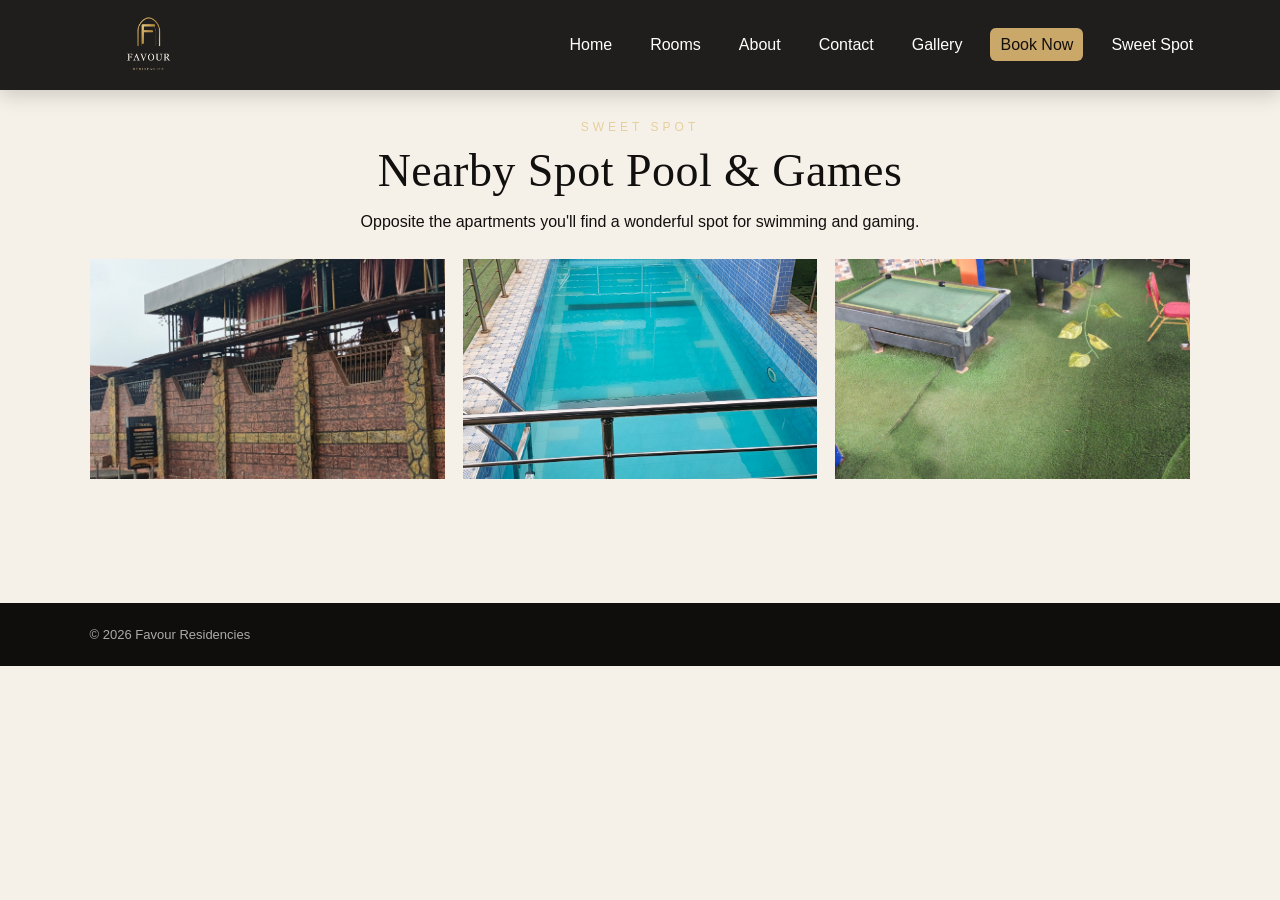
<file: sweetspot.html>
﻿<!doctype html>
<html lang="en">
<head>
  <meta charset="utf-8">
  <meta name="viewport" content="width=device-width,initial-scale=1">
  <title>Sweet Spot â€” Favour Residencies</title>
  <link rel="stylesheet" href="styles.css">
</head>
<body class="interior-page">
  <nav class="main-nav"><div class="nav-inner"><div class="logo">Favour Residencies</div><button id="hamburger" aria-label="Open menu">☰</button><ul class="nav-links"><li><a href="index.html">Home</a></li><li><a href="rooms.html">Rooms</a></li><li><a href="about.html">About</a></li><li><a href="contact.html">Contact</a></li><li><a href="index.html#portfolio">Gallery</a></li><li><a href="booking.html" class="cta-link">Book Now</a></li><li><a href="sweetspot.html">Sweet Spot</a></li></ul></div></nav>
  <div id="mobile-menu" class="mobile-menu" aria-hidden="true"><button id="close-menu" aria-label="Close menu">X</button><ul><li><a href="index.html">Home</a></li><li><a href="rooms.html">Rooms</a></li><li><a href="about.html">About</a></li><li><a href="contact.html">Contact</a></li><li><a href="index.html#portfolio">Gallery</a></li><li><a href="booking.html">Book Now</a></li><li><a href="sweetspot.html">Sweet Spot</a></li></ul></div>
  <main style="padding:120px 7% 80px;">
    <div class="intro"><div class="eyebrow">Sweet Spot</div><h2>Nearby Spot Pool & Games</h2><p>Opposite the apartments you'll find a wonderful spot for swimming and gaming.</p></div>
    <div style="display:grid;grid-template-columns:repeat(3,1fr);gap:18px;margin-top:18px;">
      <div><img src="Entrance.jpg" alt="entrance" style="width:100%;height:220px;object-fit:cover;"></div>
      <div><img src="pool.jpg" alt="pool" style="width:100%;height:220px;object-fit:cover;"></div>
      <div><img src="games.jpg" alt="games" style="width:100%;height:220px;object-fit:cover;"></div>
    </div>
  </main>
  <footer style="margin-top:40px">© 2026 Favour Residencies</footer>
  <script src="scripts.js"></script>
</body>
</html>
</file>
<file: styles.css>
:root{--dark:#11100f;--cream:#f6f1e8;--gold:#c9a86a;--muted:#8f897f;--rust:#9d5941;--line:#ded4c6}
*{box-sizing:border-box}
html{scroll-behavior:smooth}
body{margin:0;font-family:"Avenir Next",Avenir,Arial,sans-serif;color:var(--dark);background:var(--cream);overflow-x:hidden}

/* NAV */
.main-nav{position:fixed;top:0;left:0;right:0;z-index:60;background:linear-gradient(180deg,rgba(10,9,8,.64),transparent);padding:14px 6%;color:#fff;transition:background .3s ease,box-shadow .3s ease}
.main-nav .nav-inner{display:flex;align-items:center;justify-content:space-between;gap:16px}
.logo{width:142px;height:62px;background:url("logo.png") center/contain no-repeat;font-size:0;color:transparent;flex:none}
.nav-links{display:flex;gap:18px;list-style:none;margin:0;padding:0;align-items:center}
.nav-links li a{color:#fff;text-decoration:none;padding:8px 10px;border-radius:6px;transition:color .25s ease,background-color .25s ease,transform .25s ease}
.nav-links li a:hover{color:var(--gold);transform:translateY(-2px)}
.nav-links li a.cta-link{background:var(--gold);color:#120f0c}
.nav-links li a.cta-link:hover{background:#e0c084;color:#120f0c}
#hamburger{display:none;background:transparent;border:0;color:#fff;font-size:22px;line-height:1;width:42px;height:42px;padding:0;cursor:pointer;transition:transform .25s ease}
#hamburger[aria-expanded="true"]{transform:rotate(180deg)}

/* Mobile menu overlay */
.mobile-menu{position:fixed;top:0;right:0;left:auto;width:86%;max-width:420px;height:100vh;background:linear-gradient(180deg,rgba(12,11,10,0.98),rgba(8,7,6,0.98));color:#fff;z-index:70;padding:30px;overflow:auto;transform:translateX(110%);opacity:0;pointer-events:none;transition:transform .5s cubic-bezier(.2,.9,.2,1),opacity .35s ease}
.mobile-menu.open{transform:translateX(0);opacity:1;pointer-events:auto}
.mobile-menu ul{list-style:none;padding:40px 0 0 0;margin:0}
.mobile-menu ul li{margin:14px 0;transform:translateX(24px);opacity:0}
.mobile-menu.open ul li{transform:translateX(0);opacity:1;transition:transform .45s cubic-bezier(.2,.9,.2,1),opacity .35s ease}
.mobile-menu a{color:#fff;text-decoration:none;font-size:18px}
#close-menu{position:absolute;right:18px;top:18px;background:transparent;border:0;color:#fff;font-size:22px;cursor:pointer;transition:color .25s ease,transform .3s ease}
#close-menu:hover{color:var(--gold);transform:rotate(90deg)}

/* stagger animation delays for menu items */
.mobile-menu.open ul li:nth-child(1){transition-delay:.06s}
.mobile-menu.open ul li:nth-child(2){transition-delay:.12s}
.mobile-menu.open ul li:nth-child(3){transition-delay:.18s}
.mobile-menu.open ul li:nth-child(4){transition-delay:.24s}
.mobile-menu.open ul li:nth-child(5){transition-delay:.30s}
.mobile-menu.open ul li:nth-child(6){transition-delay:.36s}
.mobile-menu.open ul li:nth-child(7){transition-delay:.42s}
.mobile-menu.open ul li:nth-child(8){transition-delay:.48s}
.mobile-menu.open ul li:nth-child(9){transition-delay:.54s}
.mobile-menu.open ul li:nth-child(10){transition-delay:.60s}

/* scrolled nav state — keep dark and legible instead of becoming white */
.main-nav.scrolled{background:rgba(10,9,8,0.95);box-shadow:0 6px 18px rgba(0,0,0,.2)}
.main-nav.scrolled .logo{color:#fff}
.main-nav.scrolled .nav-links li a{color:#fff}
.interior-page .main-nav{background:rgba(23,21,20,.96);box-shadow:0 6px 18px rgba(0,0,0,.16)}

/* professional interior page layouts */
.info-page{padding-top:74px}
.page-hero{min-height:390px;position:relative;display:flex;align-items:flex-end;padding:58px 7%;color:#fff;background-size:cover;background-position:center}
.page-hero:before{content:"";position:absolute;inset:0;background:linear-gradient(90deg,rgba(15,13,11,.82),rgba(15,13,11,.22))}
.page-hero-copy{position:relative;max-width:690px}
.page-hero h1{font:normal clamp(38px,6vw,68px)/1 Georgia,serif;margin:14px 0 8px}
.page-hero p{font-size:17px;line-height:1.7;color:#eee;max-width:580px;margin:0}
.about-hero{background-image:url("front%20view%202.jpg")}
.contact-hero{background-image:url("front%20space.jpg")}
.about-story,.contact-layout{display:grid;grid-template-columns:1fr 1fr;gap:58px;align-items:center;max-width:1180px;margin:auto}
.about-story-image img{display:block;width:100%;height:480px;object-fit:cover;border-radius:6px}
.about-story-copy h2,.contact-details h2{font:normal clamp(32px,4.5vw,52px) Georgia,serif;margin:13px 0 18px}
.about-story-copy p,.contact-lead{color:#5f5b55;line-height:1.8}
.values-section{background:#ebe5da}
.values-grid{display:grid;grid-template-columns:repeat(3,1fr);gap:18px;max-width:1100px;margin:36px auto 0}
.values-grid article{background:#f9f6f0;padding:26px;border-top:3px solid var(--gold)}
.value-number,.contact-icon{color:#9b7b43;font-size:12px;letter-spacing:2px;font-weight:700}
.values-grid h3{font:normal 25px Georgia,serif;margin:22px 0 8px}.values-grid p{color:#666;line-height:1.7;margin:0}
.about-signature,.contact-action{max-width:1100px;margin:auto;display:flex;align-items:center;justify-content:space-between;gap:24px}
.about-signature h2,.contact-action h2{font:normal clamp(28px,4vw,45px) Georgia,serif;margin:12px 0 0}
.contact-layout{align-items:stretch}
.contact-details{padding:20px 0}
.contact-item{display:flex;gap:18px;border-top:1px solid #d8d0c4;padding:19px 0}.contact-item small{display:block;color:#9b7b43;text-transform:uppercase;letter-spacing:2px;font-size:10px}.contact-item p{margin:7px 0 0;line-height:1.7;color:#333}.contact-item a{color:#333;text-decoration:none}.contact-item a:hover{color:#9b7b43}
.location-card{background:#fff;box-shadow:0 12px 28px rgba(0,0,0,.1);border-radius:6px;overflow:hidden}.location-card img{width:100%;height:270px;display:block;object-fit:cover}.location-card-copy{padding:24px}.location-card h3{font:normal 28px Georgia,serif;margin:10px 0}.location-card p{color:#666;line-height:1.7}
.contact-action{background:#211e1b;color:#fff;max-width:none;padding:45px 7%;margin-top:18px}.contact-action p{color:#c5bdb2}.contact-action h2{margin-bottom:5px}

/* rooms catalogue */
.rooms-hero{background-image:url("room-modern.jpg");min-height:460px}.rooms-catalogue{max-width:1240px;margin:auto}.room-grid{display:grid;grid-template-columns:repeat(2,1fr);gap:24px;margin-top:34px}.room-card{background:#fff;display:flex;flex-direction:column;box-shadow:0 12px 28px rgba(35,29,22,.08);border-radius:6px;overflow:hidden}.room-card-featured{grid-column:span 2;display:grid;grid-template-columns:1.1fr 1fr}.room-card>img{width:100%;height:270px;object-fit:cover;display:block}.room-card-featured>img{height:100%;min-height:390px}.room-card-body{padding:25px}.room-card-top{display:flex;justify-content:space-between;gap:12px;align-items:center}.room-kicker{text-transform:uppercase;letter-spacing:2px;font-size:10px;font-weight:700;color:#9b7b43}.room-rating,.review-stars{color:#b18743;letter-spacing:2px;font-size:12px}.room-card h3{font:normal 31px Georgia,serif;margin:14px 0 8px}.room-card p{color:#666;line-height:1.7;margin:0}.room-meta{list-style:none;display:flex;gap:15px;flex-wrap:wrap;padding:16px 0;margin:16px 0;border-top:1px solid #e8e0d4;border-bottom:1px solid #e8e0d4;color:#59534b;font-size:12px}.room-meta li:not(:last-child){padding-right:15px;border-right:1px solid #d9d0c4}.room-price{display:flex;align-items:center;gap:7px;flex-wrap:wrap}.room-price strong{font:normal 24px Georgia,serif}.room-price span{font-size:12px;color:#777}.room-price .btn{margin:0 0 0 auto}.shared-spaces{background:#ebe5da}.space-grid{display:grid;grid-template-columns:repeat(3,1fr);gap:18px;max-width:1180px;margin:32px auto 0}.space-grid figure{margin:0;background:#fff}.space-grid img{width:100%;height:220px;display:block;object-fit:cover}.space-grid figcaption{display:flex;flex-direction:column;gap:6px;padding:17px}.space-grid strong{font:normal 22px Georgia,serif}.space-grid span{font-size:13px;line-height:1.5;color:#6a655e}.rooms-reviews{max-width:1180px;margin:auto}.review-grid{display:grid;grid-template-columns:repeat(3,1fr);gap:18px;margin-top:32px}.review-grid blockquote{background:#fff;margin:0;padding:24px;border-top:3px solid var(--gold);box-shadow:0 8px 20px rgba(35,29,22,.05)}.review-grid blockquote p{color:#4d4943;line-height:1.75;margin:14px 0 22px}.review-grid footer{background:none;padding:0;color:#211e1b;display:block;font-size:13px;font-weight:700}.review-grid footer span{display:block;color:#8b8479;font-size:11px;font-weight:400;margin-top:5px}.rooms-cta{background:#211e1b;color:#fff;max-width:none;padding:50px 7%;display:flex;align-items:center;justify-content:space-between;gap:24px}.rooms-cta h2{font:normal clamp(29px,4vw,45px) Georgia,serif;margin:12px 0 0}

/* HERO */
.hero{height:92vh;min-height:560px;position:relative;display:flex;align-items:center;padding:0 8%;color:#fff;background-size:cover;background-position:center;transition:background-image .6s ease-in-out}
.hero-overlay{position:absolute;inset:0;background:linear-gradient(90deg,rgba(0,0,0,.65),rgba(0,0,0,.18))}
.hero-copy{position:relative;z-index:2;max-width:720px;border-left:2px solid var(--gold);padding-left:28px}
.eyebrow{text-transform:uppercase;letter-spacing:4px;font-size:12px;color:#e5cf9d}
.hero h1{font:normal clamp(38px,6vw,72px) Georgia,serif;margin:12px 0}
.hero p{font-size:16px;line-height:1.7;max-width:620px;color:#eee}
.hero-cta{margin-top:18px;display:flex;gap:12px}
.btn{display:inline-block;padding:12px 20px;background:var(--gold);color:#17120d;text-decoration:none;margin-top:8px;font-weight:700;font-size:13px;border-radius:6px;transition:transform .25s ease,box-shadow .25s ease,background-color .25s ease}
.btn:hover{background:#e0c084;transform:translateY(-3px);box-shadow:0 10px 18px rgba(92,68,29,.18)}
.btn:active{transform:translateY(-1px)}
.btn.ghost{background:transparent;border:1px solid rgba(255,255,255,0.18);color:#fff}

/* Tour booking CTA */
.tour-booking{max-width:1100px;margin:-28px auto 36px;background:#fff;padding:20px 26px;box-shadow:0 12px 30px rgba(0,0,0,.12);display:flex;align-items:center;justify-content:space-between;gap:16px}
.tour-booking h3{margin:0;font-family:Georgia,serif}

/* MAIN LAYOUT */
section{padding:80px 7%}
.intro{text-align:center;max-width:820px;margin:0 auto 28px}
.intro h2{font:normal clamp(28px,4.5vw,46px) Georgia,serif;margin:10px 0;letter-spacing:.01em}

.apartment-types{display:grid;grid-template-columns:repeat(4,1fr);gap:20px;margin-top:32px}
.apt-card{background:#fff;border-radius:8px;overflow:hidden;box-shadow:0 6px 18px rgba(0,0,0,.06);text-align:left;transition:transform .3s ease,box-shadow .3s ease}
.apt-card:hover{transform:translateY(-7px);box-shadow:0 16px 30px rgba(0,0,0,.12)}
.apt-card img{width:100%;height:200px;object-fit:cover}

/* small collage used for Studio preview */
.collage{display:grid;grid-template-columns:1.25fr .75fr;grid-template-rows:repeat(2,100px);gap:6px;background:#25201b;padding:6px}
.collage img{width:100%;height:100%;object-fit:cover;display:block;border-radius:4px;filter:saturate(.9);transition:transform .35s ease,filter .35s ease}
.collage img:first-child{grid-row:1 / span 4}
.apt-card:hover .collage img{filter:saturate(1.1)}
.apt-card:hover .collage img:first-child{transform:scale(1.025)}
.apt-card h4{margin:12px 16px 6px;font-size:18px}
.apt-card .desc{margin:0 16px 12px;color:#666}
.price-placeholder{background:#f7f5ef;padding:12px 16px;border-top:1px solid #eee}
.price-value{font-weight:700;color:var(--gold)}

.highlights-grid{display:grid;grid-template-columns:repeat(4,1fr);gap:20px;margin-top:20px}
.highlight{background:#fff;padding:12px;border-radius:6px;text-align:left;transition:transform .3s ease,box-shadow .3s ease}
.highlight:hover{transform:translateY(-5px);box-shadow:0 12px 24px rgba(0,0,0,.1)}
.highlight img{width:100%;height:140px;object-fit:cover;border-radius:4px}

.portfolio-home{background:#171514;color:#fff}
.portfolio-home .intro p{color:#bbb}
.portfolio-grid{display:grid;grid-template-columns:2fr 1fr 1fr;grid-auto-rows:180px;gap:12px;margin-top:24px}
.portfolio-grid figure{margin:0;min-width:0;overflow:hidden;border-radius:6px}
.portfolio-grid img{width:100%;height:calc(100% - 48px);min-height:132px;object-fit:cover;border-radius:6px 6px 0 0;display:block;transition:transform .45s ease,filter .45s ease}
.portfolio-grid figure:hover img{transform:scale(1.04);filter:saturate(1.12)}
.portfolio-grid figure:first-child{grid-row:span 3}
.portfolio-grid figcaption{background:#211e1b;color:#d9d0c2;font:italic 13px/1.35 Georgia,serif;padding:9px 10px;min-height:48px;border-radius:0 0 6px 6px}

.testimonials-grid{display:grid;grid-template-columns:1fr 1fr;gap:16px;margin-top:18px}
.testimonials-grid blockquote{background:#fff;padding:18px;border-radius:8px;color:#333}

footer{background:#0f0e0d;color:#aaa;padding:24px 7%;display:flex;justify-content:space-between;font-size:13px}

/* Responsive */
@media(max-width:1000px){.apartment-types{grid-template-columns:repeat(2,1fr)}.highlights-grid{grid-template-columns:repeat(2,1fr)}#hamburger{display:block}.nav-links{display:none}}
@media(max-width:700px){.apartment-types{grid-template-columns:1fr}.tour-booking{flex-direction:column;align-items:flex-start}.testimonials-grid{grid-template-columns:1fr}.collage{grid-template-rows:repeat(2,92px)}.portfolio-grid{grid-template-columns:1fr 1fr;grid-auto-rows:190px}.portfolio-grid figure:first-child{grid-row:span 1}.portfolio-grid img{height:calc(100% - 58px)}.portfolio-grid figcaption{font-size:12px;min-height:58px}.hero{min-height:520px}.page-hero{min-height:330px;padding:42px 7%}.about-story,.contact-layout{grid-template-columns:1fr;gap:28px}.about-story-image img{height:300px}.values-grid{grid-template-columns:1fr}.about-signature,.contact-action{display:block}.about-signature .btn,.contact-action .btn{margin-top:22px}.location-card img{height:220px}footer{display:block}.footer-right{margin-top:8px}}

@media(max-width:700px){.room-grid{grid-template-columns:1fr}.room-card-featured{grid-column:auto;display:flex}.room-card-featured>img{min-height:0;height:270px}.room-price .btn{margin-left:auto}.space-grid,.review-grid{grid-template-columns:1fr}.rooms-cta{display:block}.rooms-cta .btn{margin-top:22px}}

.booking-shell{max-width:900px;margin:auto}.booking-intro{margin:0 auto 36px}
@media(prefers-reduced-motion:reduce){*,*:before,*:after{scroll-behavior:auto!important;transition-duration:.01ms!important;animation-duration:.01ms!important;animation-iteration-count:1!important}}

/* interaction polish and booking modal */
.room-card{transition:transform .35s ease,box-shadow .35s ease}.room-card:hover{transform:translateY(-8px);box-shadow:0 20px 34px rgba(35,29,22,.15)}.room-card>img{transition:transform .55s ease,filter .55s ease}.room-card:hover>img{transform:scale(1.04);filter:saturate(1.08)}
.space-grid figure{overflow:hidden;transition:transform .3s ease,box-shadow .3s ease}.space-grid figure:hover{transform:translateY(-6px);box-shadow:0 14px 25px rgba(35,29,22,.12)}.space-grid img{transition:transform .5s ease}.space-grid figure:hover img{transform:scale(1.05)}
.booking-page{background:radial-gradient(circle at 12% 10%,#fffaf0 0,#f6f1e8 45%,#ece4d7 100%)}.booking-intro{max-width:700px;margin-bottom:36px}.booking-choice-grid{display:grid;grid-template-columns:1fr 1fr;gap:20px}.booking-choice{background:#fff;border:1px solid #e4dbce;padding:30px;text-align:left;cursor:pointer;transition:transform .3s ease,box-shadow .3s ease,border-color .3s ease}.booking-choice:hover{transform:translateY(-7px);box-shadow:0 16px 30px rgba(35,29,22,.12);border-color:var(--gold)}.booking-choice-icon{display:inline-flex;width:42px;height:42px;align-items:center;justify-content:center;background:#f1e5ce;color:#80612f;font-weight:700;border-radius:50%;font-size:12px}.booking-choice h3{font:normal 28px Georgia,serif;margin:20px 0 8px}.booking-choice p{color:#666;line-height:1.7;margin:0}.booking-choice .btn{margin-top:22px}.booking-note{margin-top:24px;color:#756e64;font-size:13px;text-align:center}.booking-modal{position:fixed;inset:0;z-index:100;display:grid;place-items:center;padding:20px;background:rgba(15,13,11,.68);opacity:0;pointer-events:none;transition:opacity .3s ease}.booking-modal.open{opacity:1;pointer-events:auto}.booking-dialog{position:relative;width:min(100%,620px);max-height:90vh;overflow:auto;background:#fdfbf7;padding:34px;box-shadow:0 24px 60px rgba(0,0,0,.25);transform:translateY(18px) scale(.98);transition:transform .35s ease}.booking-modal.open .booking-dialog{transform:translateY(0) scale(1)}.booking-dialog h2{font:normal 34px Georgia,serif;margin:10px 0}.booking-dialog>p{color:#6b655c;line-height:1.6}.booking-close{position:absolute;right:16px;top:14px;border:0;background:transparent;font-size:26px;color:#4a443d;cursor:pointer;transition:transform .25s ease,color .25s ease}.booking-close:hover{transform:rotate(90deg);color:#a37d3e}.booking-form{display:grid;gap:14px;margin-top:22px}.booking-form label{display:grid;gap:6px;color:#3d3832;font-size:13px;font-weight:700}.booking-form input,.booking-form select,.booking-form textarea{width:100%;border:1px solid #d8cfc1;background:#fff;padding:12px;font:inherit;color:#25211d;border-radius:3px}.booking-form input:focus,.booking-form select:focus,.booking-form textarea:focus{outline:2px solid rgba(201,168,106,.35);border-color:#b58b4d}.booking-form-row{display:grid;grid-template-columns:1fr 1fr;gap:14px}.booking-form-actions{display:flex;gap:12px;align-items:center;margin-top:4px}.booking-form .btn{border:0;cursor:pointer}.booking-form .btn.secondary{background:transparent;border:1px solid #cfc4b4;color:#4b4338}.booking-status{font-size:13px;color:#8c6b36;min-height:18px}
@media(max-width:700px){.booking-choice-grid,.booking-form-row{grid-template-columns:1fr}.booking-dialog{padding:28px 20px}.booking-form-actions{flex-wrap:wrap}.booking-form-actions .btn{flex:1;text-align:center}}

/* Brand and small-screen corrections */
.main-nav .logo + #hamburger{margin-left:auto}
.page-hero,.hero{isolation:isolate}
.page-hero:after,.hero:after{content:"";position:absolute;inset:14px 18px auto auto;width:72px;height:72px;border-top:1px solid rgba(229,207,157,.65);border-right:1px solid rgba(229,207,157,.65);pointer-events:none}
.portfolio-home{position:relative}
.portfolio-home:before{content:"FR";position:absolute;right:6%;top:44px;color:rgba(229,207,157,.12);font:normal 120px Georgia,serif;line-height:1}
.values-section,.shared-spaces{position:relative}
.values-grid article{border-radius:2px}
.contact-action,.rooms-cta{border-top:1px solid rgba(229,207,157,.35)}
@media(max-width:1000px){.main-nav{padding:10px 5%}.main-nav .logo{width:118px;height:54px}.brand-lockup img{width:118px;height:54px}}
@media(max-width:700px){section{padding:64px 6%}.hero{height:88vh;min-height:580px;padding:0 7%}.hero-copy{padding-left:18px}.hero h1{font-size:clamp(38px,12vw,58px);line-height:1.02}.hero p{font-size:15px}.hero-cta{flex-wrap:wrap}.page-hero:after,.hero:after{inset:72px 18px auto auto;width:48px;height:48px}.portfolio-home:before{font-size:82px;top:32px;right:6%}.logo{width:118px;height:54px}}
</file>
